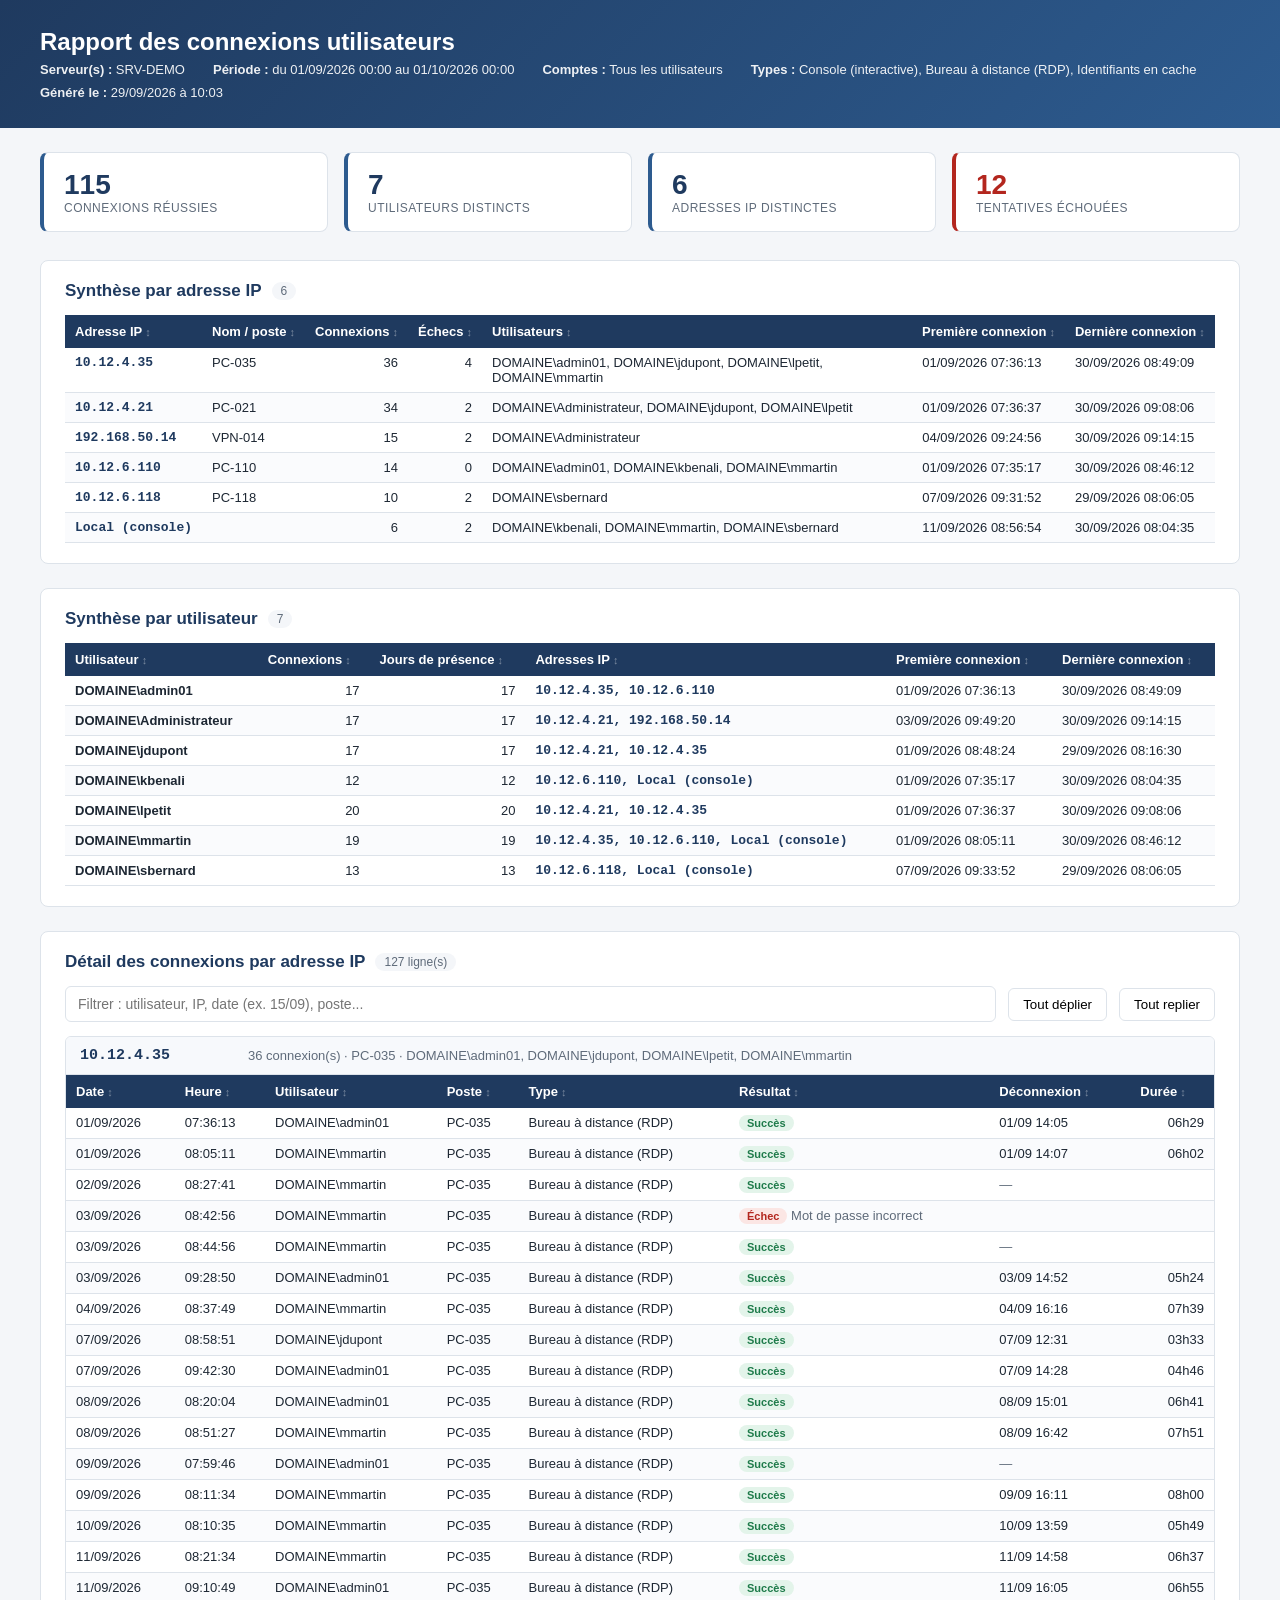
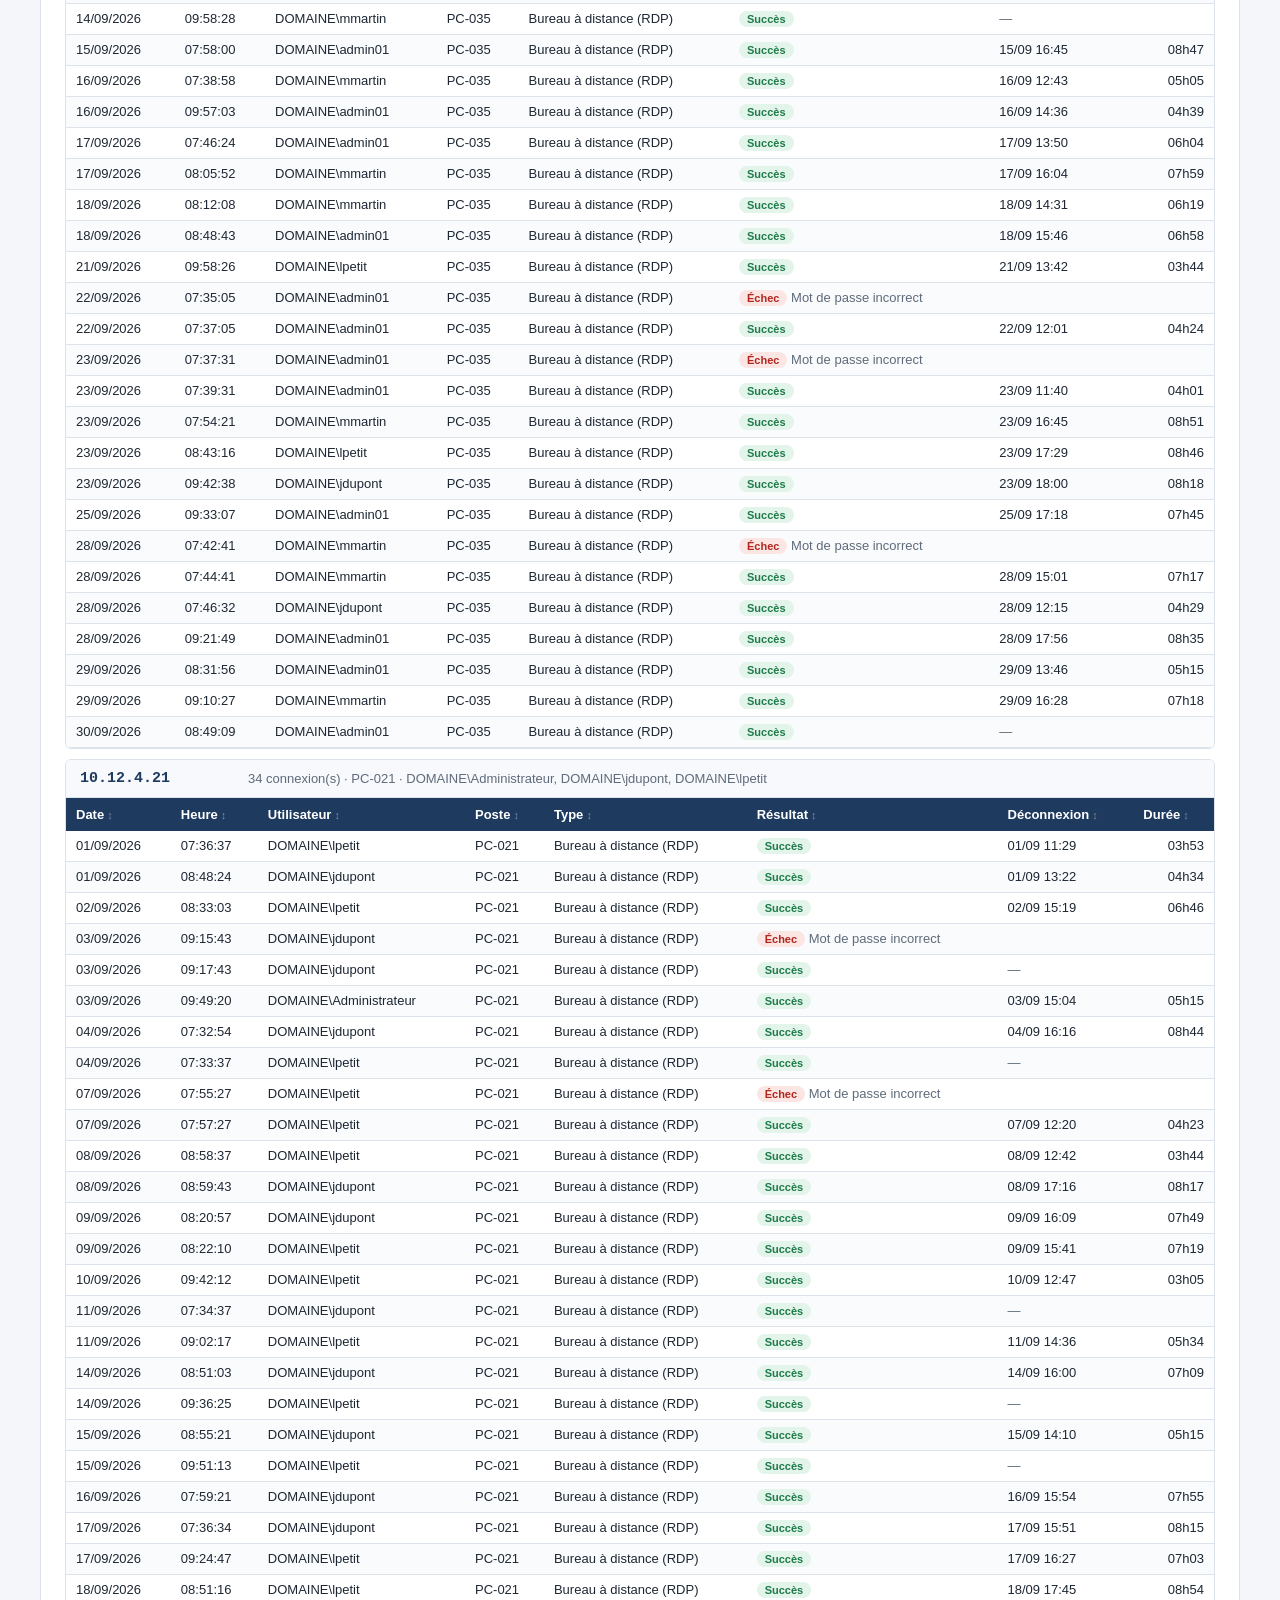
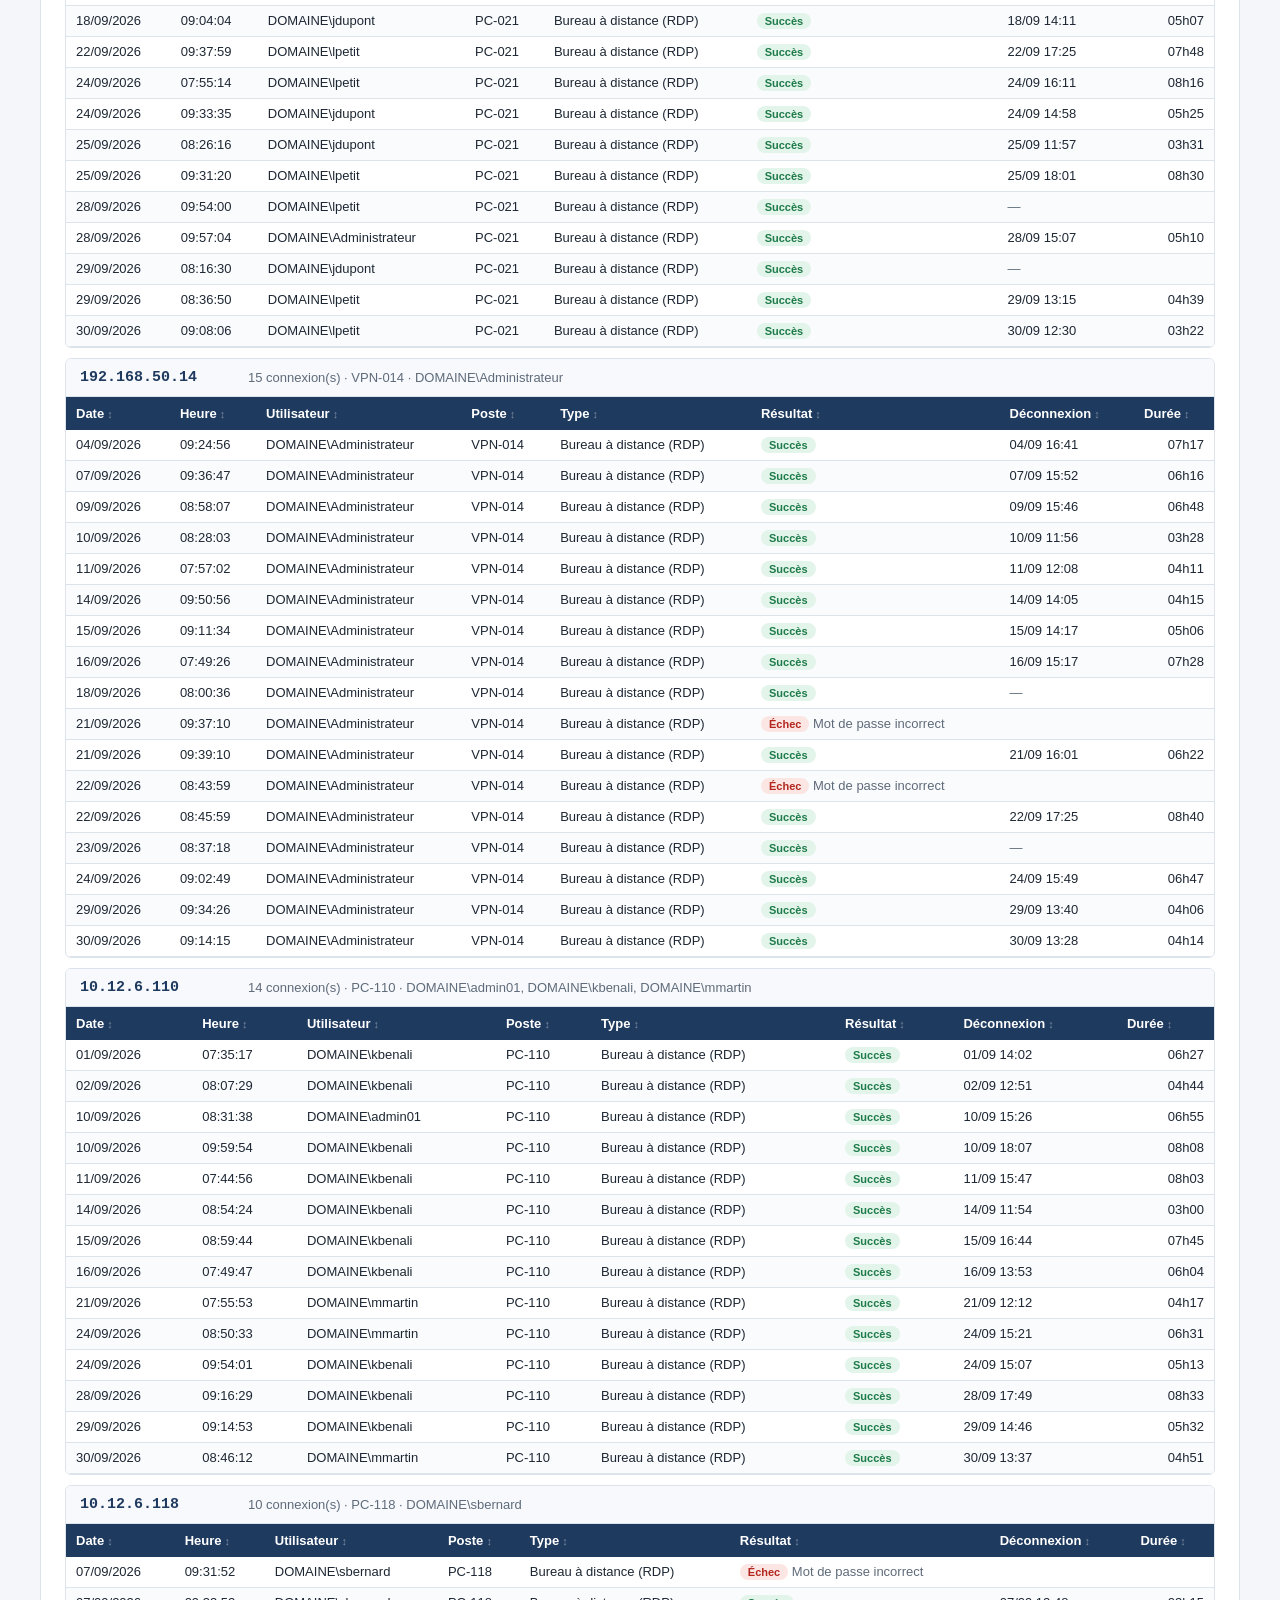
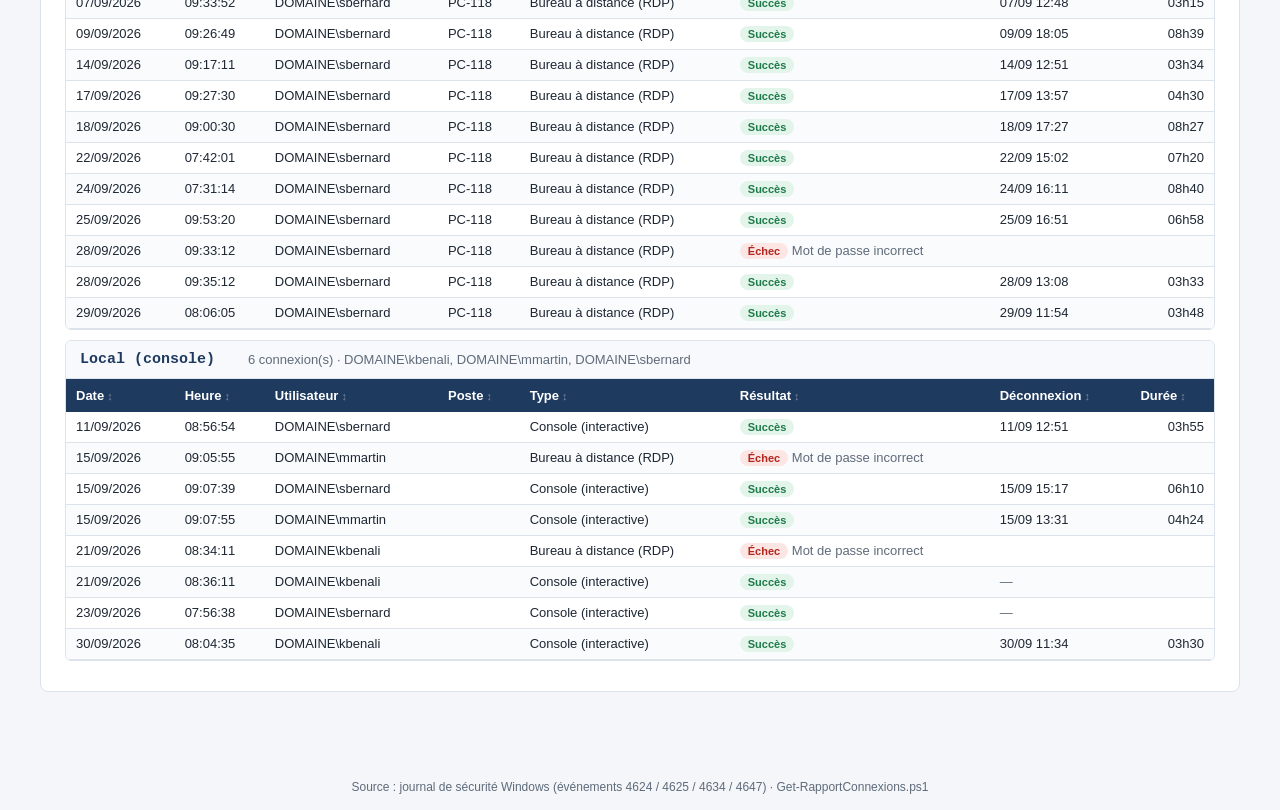
<file: connexions-serveur/exemple/Exemple_rapport_connexions.html>
﻿<!DOCTYPE html>
<html lang="fr">
<head>
<meta charset="utf-8">
<meta name="viewport" content="width=device-width, initial-scale=1">
<title>Rapport des connexions</title>
<style>
:root{--bleu:#1f3a5f;--bleu2:#2d5b8f;--gris:#f4f6f9;--bord:#dde3ea;--texte:#1d2733;--doux:#5f6b7a;--vert:#1e7b4a;--rouge:#b3261e}
*{box-sizing:border-box}
body{margin:0;font-family:"Segoe UI",Calibri,Arial,sans-serif;color:var(--texte);background:var(--gris);font-size:14px}
header{background:linear-gradient(135deg,var(--bleu),var(--bleu2));color:#fff;padding:28px 40px}
header h1{margin:0 0 6px;font-size:24px;font-weight:600}
header .meta{display:flex;flex-wrap:wrap;gap:8px 28px;font-size:13px;opacity:.92}
header .meta b{font-weight:600}
main{max-width:1280px;margin:0 auto;padding:24px 40px 48px}
.kpis{display:grid;grid-template-columns:repeat(auto-fit,minmax(200px,1fr));gap:16px;margin-bottom:28px}
.kpi{background:#fff;border:1px solid var(--bord);border-left:4px solid var(--bleu2);border-radius:8px;padding:16px 20px}
.kpi .v{font-size:28px;font-weight:700;color:var(--bleu)}
.kpi .l{color:var(--doux);font-size:12px;text-transform:uppercase;letter-spacing:.04em}
.kpi.ko{border-left-color:var(--rouge)} .kpi.ko .v{color:var(--rouge)}
section{background:#fff;border:1px solid var(--bord);border-radius:8px;padding:20px 24px;margin-bottom:24px}
h2{margin:0 0 14px;font-size:17px;color:var(--bleu);display:flex;align-items:center;gap:10px}
h2 .n{background:var(--gris);color:var(--doux);font-size:12px;border-radius:10px;padding:2px 9px;font-weight:500}
table{width:100%;border-collapse:collapse;font-size:13px}
th{background:var(--bleu);color:#fff;text-align:left;padding:9px 10px;font-weight:600;cursor:pointer;user-select:none;white-space:nowrap;position:sticky;top:0}
th:after{content:" \2195";opacity:.4;font-size:11px}
th.asc:after{content:" \25B2";opacity:1} th.desc:after{content:" \25BC";opacity:1}
td{padding:7px 10px;border-bottom:1px solid var(--bord);vertical-align:top}
tbody tr:nth-child(even){background:#fafbfd}
tbody tr:hover{background:#eaf1fb}
td.num{text-align:right;font-variant-numeric:tabular-nums}
.ip{white-space:nowrap;font-family:Consolas,"Courier New",monospace;font-weight:600;color:var(--bleu)}
.badge{display:inline-block;padding:2px 8px;border-radius:10px;font-size:11px;font-weight:600}
.ok{background:#e3f4ea;color:var(--vert)} .err{background:#fbe6e4;color:var(--rouge)}
.muted{color:var(--doux)}
.outils{display:flex;gap:12px;align-items:center;margin-bottom:14px;flex-wrap:wrap}
.outils input{flex:1;min-width:240px;padding:9px 12px;border:1px solid var(--bord);border-radius:6px;font-size:14px}
.outils button{padding:8px 14px;border:1px solid var(--bord);background:#fff;border-radius:6px;cursor:pointer}
details{border:1px solid var(--bord);border-radius:6px;margin-bottom:10px;overflow:hidden}
summary{padding:10px 14px;background:#f7f9fc;cursor:pointer;display:flex;gap:18px;flex-wrap:wrap;align-items:center}
summary .ip{font-size:15px;min-width:150px}
summary .info{color:var(--doux);font-size:13px}
details table{border-top:1px solid var(--bord)}
footer{text-align:center;color:var(--doux);font-size:12px;padding:16px}
@media print{body{background:#fff}header{-webkit-print-color-adjust:exact;print-color-adjust:exact}.outils{display:none}section,.kpi{break-inside:avoid;border-color:#ccc}details{break-inside:avoid}th{position:static}}
</style>
</head>
<body>
<header>
  <h1>Rapport des connexions utilisateurs</h1>
  <div class="meta">
    <span><b>Serveur(s) :</b> SRV-DEMO</span>
    <span><b>Période :</b> du 01/09/2026 00:00 au 01/10/2026 00:00</span>
    <span><b>Comptes :</b> Tous les utilisateurs</span>
    <span><b>Types :</b> Console (interactive), Bureau &#224; distance (RDP), Identifiants en cache</span>
    <span><b>Généré le :</b> 29/09/2026 à 10:03</span>
  </div>
</header>
<main>
<div class="kpis">
  <div class="kpi"><div class="v">115</div><div class="l">Connexions réussies</div></div>
  <div class="kpi"><div class="v">7</div><div class="l">Utilisateurs distincts</div></div>
  <div class="kpi"><div class="v">6</div><div class="l">Adresses IP distinctes</div></div>  <div class="kpi ko"><div class="v">12</div><div class="l">Tentatives échouées</div></div>
</div>
<section><h2>Synthèse par adresse IP <span class="n">6</span></h2>
<table class="tri"><thead><tr><th>Adresse IP</th><th>Nom / poste</th><th>Connexions</th><th>Échecs</th><th>Utilisateurs</th><th>Première connexion</th><th>Dernière connexion</th></tr></thead><tbody>
<tr><td class="ip" data-v="010.012.004.035">10.12.4.35</td><td>PC-035</td><td class="num">36</td><td class="num">4</td><td>DOMAINE\admin01, DOMAINE\jdupont, DOMAINE\lpetit, DOMAINE\mmartin</td><td data-v="2026-09-01T07:36:13">01/09/2026 07:36:13</td><td data-v="2026-09-30T08:49:09">30/09/2026 08:49:09</td></tr>
<tr><td class="ip" data-v="010.012.004.021">10.12.4.21</td><td>PC-021</td><td class="num">34</td><td class="num">2</td><td>DOMAINE\Administrateur, DOMAINE\jdupont, DOMAINE\lpetit</td><td data-v="2026-09-01T07:36:37">01/09/2026 07:36:37</td><td data-v="2026-09-30T09:08:06">30/09/2026 09:08:06</td></tr>
<tr><td class="ip" data-v="192.168.050.014">192.168.50.14</td><td>VPN-014</td><td class="num">15</td><td class="num">2</td><td>DOMAINE\Administrateur</td><td data-v="2026-09-04T09:24:56">04/09/2026 09:24:56</td><td data-v="2026-09-30T09:14:15">30/09/2026 09:14:15</td></tr>
<tr><td class="ip" data-v="010.012.006.110">10.12.6.110</td><td>PC-110</td><td class="num">14</td><td class="num">0</td><td>DOMAINE\admin01, DOMAINE\kbenali, DOMAINE\mmartin</td><td data-v="2026-09-01T07:35:17">01/09/2026 07:35:17</td><td data-v="2026-09-30T08:46:12">30/09/2026 08:46:12</td></tr>
<tr><td class="ip" data-v="010.012.006.118">10.12.6.118</td><td>PC-118</td><td class="num">10</td><td class="num">2</td><td>DOMAINE\sbernard</td><td data-v="2026-09-07T09:31:52">07/09/2026 09:31:52</td><td data-v="2026-09-29T08:06:05">29/09/2026 08:06:05</td></tr>
<tr><td class="ip" data-v="zzzLocal (console)">Local (console)</td><td></td><td class="num">6</td><td class="num">2</td><td>DOMAINE\kbenali, DOMAINE\mmartin, DOMAINE\sbernard</td><td data-v="2026-09-11T08:56:54">11/09/2026 08:56:54</td><td data-v="2026-09-30T08:04:35">30/09/2026 08:04:35</td></tr>
</tbody></table></section>
<section><h2>Synthèse par utilisateur <span class="n">7</span></h2>
<table class="tri"><thead><tr><th>Utilisateur</th><th>Connexions</th><th>Jours de présence</th><th>Adresses IP</th><th>Première connexion</th><th>Dernière connexion</th></tr></thead><tbody>
<tr><td><b>DOMAINE\admin01</b></td><td class="num">17</td><td class="num">17</td><td class="ip">10.12.4.35, 10.12.6.110</td><td data-v="2026-09-01T07:36:13">01/09/2026 07:36:13</td><td data-v="2026-09-30T08:49:09">30/09/2026 08:49:09</td></tr>
<tr><td><b>DOMAINE\Administrateur</b></td><td class="num">17</td><td class="num">17</td><td class="ip">10.12.4.21, 192.168.50.14</td><td data-v="2026-09-03T09:49:20">03/09/2026 09:49:20</td><td data-v="2026-09-30T09:14:15">30/09/2026 09:14:15</td></tr>
<tr><td><b>DOMAINE\jdupont</b></td><td class="num">17</td><td class="num">17</td><td class="ip">10.12.4.21, 10.12.4.35</td><td data-v="2026-09-01T08:48:24">01/09/2026 08:48:24</td><td data-v="2026-09-29T08:16:30">29/09/2026 08:16:30</td></tr>
<tr><td><b>DOMAINE\kbenali</b></td><td class="num">12</td><td class="num">12</td><td class="ip">10.12.6.110, Local (console)</td><td data-v="2026-09-01T07:35:17">01/09/2026 07:35:17</td><td data-v="2026-09-30T08:04:35">30/09/2026 08:04:35</td></tr>
<tr><td><b>DOMAINE\lpetit</b></td><td class="num">20</td><td class="num">20</td><td class="ip">10.12.4.21, 10.12.4.35</td><td data-v="2026-09-01T07:36:37">01/09/2026 07:36:37</td><td data-v="2026-09-30T09:08:06">30/09/2026 09:08:06</td></tr>
<tr><td><b>DOMAINE\mmartin</b></td><td class="num">19</td><td class="num">19</td><td class="ip">10.12.4.35, 10.12.6.110, Local (console)</td><td data-v="2026-09-01T08:05:11">01/09/2026 08:05:11</td><td data-v="2026-09-30T08:46:12">30/09/2026 08:46:12</td></tr>
<tr><td><b>DOMAINE\sbernard</b></td><td class="num">13</td><td class="num">13</td><td class="ip">10.12.6.118, Local (console)</td><td data-v="2026-09-07T09:33:52">07/09/2026 09:33:52</td><td data-v="2026-09-29T08:06:05">29/09/2026 08:06:05</td></tr>
</tbody></table></section>
<section><h2>Détail des connexions par adresse IP <span class="n">127 ligne(s)</span></h2>
<div class="outils"><input id="recherche" type="search" placeholder="Filtrer : utilisateur, IP, date (ex. 15/09), poste..."><button onclick="basculer(true)">Tout déplier</button><button onclick="basculer(false)">Tout replier</button></div>
<div id="detail"><details open><summary><span class="ip">10.12.4.35</span><span class="info">36 connexion(s) &middot; PC-035 &middot; DOMAINE\admin01, DOMAINE\jdupont, DOMAINE\lpetit, DOMAINE\mmartin</span></summary>
<table class="tri"><thead><tr><th>Date</th><th>Heure</th><th>Utilisateur</th><th>Poste</th><th>Type</th><th>Résultat</th><th>Déconnexion</th><th>Durée</th></tr></thead><tbody><tr><td data-v="2026-09-01T07:36:13">01/09/2026</td><td>07:36:13</td><td>DOMAINE\admin01</td><td>PC-035</td><td>Bureau &#224; distance (RDP)</td><td><span class="badge ok">Succès</span></td><td>01/09 14:05</td><td class="num" data-v="23340">06h29</td></tr>
<tr><td data-v="2026-09-01T08:05:11">01/09/2026</td><td>08:05:11</td><td>DOMAINE\mmartin</td><td>PC-035</td><td>Bureau &#224; distance (RDP)</td><td><span class="badge ok">Succès</span></td><td>01/09 14:07</td><td class="num" data-v="21720">06h02</td></tr>
<tr><td data-v="2026-09-02T08:27:41">02/09/2026</td><td>08:27:41</td><td>DOMAINE\mmartin</td><td>PC-035</td><td>Bureau &#224; distance (RDP)</td><td><span class="badge ok">Succès</span></td><td><span class="muted">—</span></td><td class="num" data-v="-1"></td></tr>
<tr><td data-v="2026-09-03T08:42:56">03/09/2026</td><td>08:42:56</td><td>DOMAINE\mmartin</td><td>PC-035</td><td>Bureau &#224; distance (RDP)</td><td><span class="badge err" title="Mot de passe incorrect">Échec</span> <span class="muted">Mot de passe incorrect</span></td><td></td><td class="num" data-v="-1"></td></tr>
<tr><td data-v="2026-09-03T08:44:56">03/09/2026</td><td>08:44:56</td><td>DOMAINE\mmartin</td><td>PC-035</td><td>Bureau &#224; distance (RDP)</td><td><span class="badge ok">Succès</span></td><td><span class="muted">—</span></td><td class="num" data-v="-1"></td></tr>
<tr><td data-v="2026-09-03T09:28:50">03/09/2026</td><td>09:28:50</td><td>DOMAINE\admin01</td><td>PC-035</td><td>Bureau &#224; distance (RDP)</td><td><span class="badge ok">Succès</span></td><td>03/09 14:52</td><td class="num" data-v="19440">05h24</td></tr>
<tr><td data-v="2026-09-04T08:37:49">04/09/2026</td><td>08:37:49</td><td>DOMAINE\mmartin</td><td>PC-035</td><td>Bureau &#224; distance (RDP)</td><td><span class="badge ok">Succès</span></td><td>04/09 16:16</td><td class="num" data-v="27540">07h39</td></tr>
<tr><td data-v="2026-09-07T08:58:51">07/09/2026</td><td>08:58:51</td><td>DOMAINE\jdupont</td><td>PC-035</td><td>Bureau &#224; distance (RDP)</td><td><span class="badge ok">Succès</span></td><td>07/09 12:31</td><td class="num" data-v="12780">03h33</td></tr>
<tr><td data-v="2026-09-07T09:42:30">07/09/2026</td><td>09:42:30</td><td>DOMAINE\admin01</td><td>PC-035</td><td>Bureau &#224; distance (RDP)</td><td><span class="badge ok">Succès</span></td><td>07/09 14:28</td><td class="num" data-v="17160">04h46</td></tr>
<tr><td data-v="2026-09-08T08:20:04">08/09/2026</td><td>08:20:04</td><td>DOMAINE\admin01</td><td>PC-035</td><td>Bureau &#224; distance (RDP)</td><td><span class="badge ok">Succès</span></td><td>08/09 15:01</td><td class="num" data-v="24060">06h41</td></tr>
<tr><td data-v="2026-09-08T08:51:27">08/09/2026</td><td>08:51:27</td><td>DOMAINE\mmartin</td><td>PC-035</td><td>Bureau &#224; distance (RDP)</td><td><span class="badge ok">Succès</span></td><td>08/09 16:42</td><td class="num" data-v="28260">07h51</td></tr>
<tr><td data-v="2026-09-09T07:59:46">09/09/2026</td><td>07:59:46</td><td>DOMAINE\admin01</td><td>PC-035</td><td>Bureau &#224; distance (RDP)</td><td><span class="badge ok">Succès</span></td><td><span class="muted">—</span></td><td class="num" data-v="-1"></td></tr>
<tr><td data-v="2026-09-09T08:11:34">09/09/2026</td><td>08:11:34</td><td>DOMAINE\mmartin</td><td>PC-035</td><td>Bureau &#224; distance (RDP)</td><td><span class="badge ok">Succès</span></td><td>09/09 16:11</td><td class="num" data-v="28800">08h00</td></tr>
<tr><td data-v="2026-09-10T08:10:35">10/09/2026</td><td>08:10:35</td><td>DOMAINE\mmartin</td><td>PC-035</td><td>Bureau &#224; distance (RDP)</td><td><span class="badge ok">Succès</span></td><td>10/09 13:59</td><td class="num" data-v="20940">05h49</td></tr>
<tr><td data-v="2026-09-11T08:21:34">11/09/2026</td><td>08:21:34</td><td>DOMAINE\mmartin</td><td>PC-035</td><td>Bureau &#224; distance (RDP)</td><td><span class="badge ok">Succès</span></td><td>11/09 14:58</td><td class="num" data-v="23820">06h37</td></tr>
<tr><td data-v="2026-09-11T09:10:49">11/09/2026</td><td>09:10:49</td><td>DOMAINE\admin01</td><td>PC-035</td><td>Bureau &#224; distance (RDP)</td><td><span class="badge ok">Succès</span></td><td>11/09 16:05</td><td class="num" data-v="24900">06h55</td></tr>
<tr><td data-v="2026-09-14T09:58:28">14/09/2026</td><td>09:58:28</td><td>DOMAINE\mmartin</td><td>PC-035</td><td>Bureau &#224; distance (RDP)</td><td><span class="badge ok">Succès</span></td><td><span class="muted">—</span></td><td class="num" data-v="-1"></td></tr>
<tr><td data-v="2026-09-15T07:58:00">15/09/2026</td><td>07:58:00</td><td>DOMAINE\admin01</td><td>PC-035</td><td>Bureau &#224; distance (RDP)</td><td><span class="badge ok">Succès</span></td><td>15/09 16:45</td><td class="num" data-v="31620">08h47</td></tr>
<tr><td data-v="2026-09-16T07:38:58">16/09/2026</td><td>07:38:58</td><td>DOMAINE\mmartin</td><td>PC-035</td><td>Bureau &#224; distance (RDP)</td><td><span class="badge ok">Succès</span></td><td>16/09 12:43</td><td class="num" data-v="18300">05h05</td></tr>
<tr><td data-v="2026-09-16T09:57:03">16/09/2026</td><td>09:57:03</td><td>DOMAINE\admin01</td><td>PC-035</td><td>Bureau &#224; distance (RDP)</td><td><span class="badge ok">Succès</span></td><td>16/09 14:36</td><td class="num" data-v="16740">04h39</td></tr>
<tr><td data-v="2026-09-17T07:46:24">17/09/2026</td><td>07:46:24</td><td>DOMAINE\admin01</td><td>PC-035</td><td>Bureau &#224; distance (RDP)</td><td><span class="badge ok">Succès</span></td><td>17/09 13:50</td><td class="num" data-v="21840">06h04</td></tr>
<tr><td data-v="2026-09-17T08:05:52">17/09/2026</td><td>08:05:52</td><td>DOMAINE\mmartin</td><td>PC-035</td><td>Bureau &#224; distance (RDP)</td><td><span class="badge ok">Succès</span></td><td>17/09 16:04</td><td class="num" data-v="28740">07h59</td></tr>
<tr><td data-v="2026-09-18T08:12:08">18/09/2026</td><td>08:12:08</td><td>DOMAINE\mmartin</td><td>PC-035</td><td>Bureau &#224; distance (RDP)</td><td><span class="badge ok">Succès</span></td><td>18/09 14:31</td><td class="num" data-v="22740">06h19</td></tr>
<tr><td data-v="2026-09-18T08:48:43">18/09/2026</td><td>08:48:43</td><td>DOMAINE\admin01</td><td>PC-035</td><td>Bureau &#224; distance (RDP)</td><td><span class="badge ok">Succès</span></td><td>18/09 15:46</td><td class="num" data-v="25080">06h58</td></tr>
<tr><td data-v="2026-09-21T09:58:26">21/09/2026</td><td>09:58:26</td><td>DOMAINE\lpetit</td><td>PC-035</td><td>Bureau &#224; distance (RDP)</td><td><span class="badge ok">Succès</span></td><td>21/09 13:42</td><td class="num" data-v="13440">03h44</td></tr>
<tr><td data-v="2026-09-22T07:35:05">22/09/2026</td><td>07:35:05</td><td>DOMAINE\admin01</td><td>PC-035</td><td>Bureau &#224; distance (RDP)</td><td><span class="badge err" title="Mot de passe incorrect">Échec</span> <span class="muted">Mot de passe incorrect</span></td><td></td><td class="num" data-v="-1"></td></tr>
<tr><td data-v="2026-09-22T07:37:05">22/09/2026</td><td>07:37:05</td><td>DOMAINE\admin01</td><td>PC-035</td><td>Bureau &#224; distance (RDP)</td><td><span class="badge ok">Succès</span></td><td>22/09 12:01</td><td class="num" data-v="15840">04h24</td></tr>
<tr><td data-v="2026-09-23T07:37:31">23/09/2026</td><td>07:37:31</td><td>DOMAINE\admin01</td><td>PC-035</td><td>Bureau &#224; distance (RDP)</td><td><span class="badge err" title="Mot de passe incorrect">Échec</span> <span class="muted">Mot de passe incorrect</span></td><td></td><td class="num" data-v="-1"></td></tr>
<tr><td data-v="2026-09-23T07:39:31">23/09/2026</td><td>07:39:31</td><td>DOMAINE\admin01</td><td>PC-035</td><td>Bureau &#224; distance (RDP)</td><td><span class="badge ok">Succès</span></td><td>23/09 11:40</td><td class="num" data-v="14460">04h01</td></tr>
<tr><td data-v="2026-09-23T07:54:21">23/09/2026</td><td>07:54:21</td><td>DOMAINE\mmartin</td><td>PC-035</td><td>Bureau &#224; distance (RDP)</td><td><span class="badge ok">Succès</span></td><td>23/09 16:45</td><td class="num" data-v="31860">08h51</td></tr>
<tr><td data-v="2026-09-23T08:43:16">23/09/2026</td><td>08:43:16</td><td>DOMAINE\lpetit</td><td>PC-035</td><td>Bureau &#224; distance (RDP)</td><td><span class="badge ok">Succès</span></td><td>23/09 17:29</td><td class="num" data-v="31560">08h46</td></tr>
<tr><td data-v="2026-09-23T09:42:38">23/09/2026</td><td>09:42:38</td><td>DOMAINE\jdupont</td><td>PC-035</td><td>Bureau &#224; distance (RDP)</td><td><span class="badge ok">Succès</span></td><td>23/09 18:00</td><td class="num" data-v="29880">08h18</td></tr>
<tr><td data-v="2026-09-25T09:33:07">25/09/2026</td><td>09:33:07</td><td>DOMAINE\admin01</td><td>PC-035</td><td>Bureau &#224; distance (RDP)</td><td><span class="badge ok">Succès</span></td><td>25/09 17:18</td><td class="num" data-v="27900">07h45</td></tr>
<tr><td data-v="2026-09-28T07:42:41">28/09/2026</td><td>07:42:41</td><td>DOMAINE\mmartin</td><td>PC-035</td><td>Bureau &#224; distance (RDP)</td><td><span class="badge err" title="Mot de passe incorrect">Échec</span> <span class="muted">Mot de passe incorrect</span></td><td></td><td class="num" data-v="-1"></td></tr>
<tr><td data-v="2026-09-28T07:44:41">28/09/2026</td><td>07:44:41</td><td>DOMAINE\mmartin</td><td>PC-035</td><td>Bureau &#224; distance (RDP)</td><td><span class="badge ok">Succès</span></td><td>28/09 15:01</td><td class="num" data-v="26220">07h17</td></tr>
<tr><td data-v="2026-09-28T07:46:32">28/09/2026</td><td>07:46:32</td><td>DOMAINE\jdupont</td><td>PC-035</td><td>Bureau &#224; distance (RDP)</td><td><span class="badge ok">Succès</span></td><td>28/09 12:15</td><td class="num" data-v="16140">04h29</td></tr>
<tr><td data-v="2026-09-28T09:21:49">28/09/2026</td><td>09:21:49</td><td>DOMAINE\admin01</td><td>PC-035</td><td>Bureau &#224; distance (RDP)</td><td><span class="badge ok">Succès</span></td><td>28/09 17:56</td><td class="num" data-v="30900">08h35</td></tr>
<tr><td data-v="2026-09-29T08:31:56">29/09/2026</td><td>08:31:56</td><td>DOMAINE\admin01</td><td>PC-035</td><td>Bureau &#224; distance (RDP)</td><td><span class="badge ok">Succès</span></td><td>29/09 13:46</td><td class="num" data-v="18900">05h15</td></tr>
<tr><td data-v="2026-09-29T09:10:27">29/09/2026</td><td>09:10:27</td><td>DOMAINE\mmartin</td><td>PC-035</td><td>Bureau &#224; distance (RDP)</td><td><span class="badge ok">Succès</span></td><td>29/09 16:28</td><td class="num" data-v="26280">07h18</td></tr>
<tr><td data-v="2026-09-30T08:49:09">30/09/2026</td><td>08:49:09</td><td>DOMAINE\admin01</td><td>PC-035</td><td>Bureau &#224; distance (RDP)</td><td><span class="badge ok">Succès</span></td><td><span class="muted">—</span></td><td class="num" data-v="-1"></td></tr>
</tbody></table></details>
<details open><summary><span class="ip">10.12.4.21</span><span class="info">34 connexion(s) &middot; PC-021 &middot; DOMAINE\Administrateur, DOMAINE\jdupont, DOMAINE\lpetit</span></summary>
<table class="tri"><thead><tr><th>Date</th><th>Heure</th><th>Utilisateur</th><th>Poste</th><th>Type</th><th>Résultat</th><th>Déconnexion</th><th>Durée</th></tr></thead><tbody><tr><td data-v="2026-09-01T07:36:37">01/09/2026</td><td>07:36:37</td><td>DOMAINE\lpetit</td><td>PC-021</td><td>Bureau &#224; distance (RDP)</td><td><span class="badge ok">Succès</span></td><td>01/09 11:29</td><td class="num" data-v="13980">03h53</td></tr>
<tr><td data-v="2026-09-01T08:48:24">01/09/2026</td><td>08:48:24</td><td>DOMAINE\jdupont</td><td>PC-021</td><td>Bureau &#224; distance (RDP)</td><td><span class="badge ok">Succès</span></td><td>01/09 13:22</td><td class="num" data-v="16440">04h34</td></tr>
<tr><td data-v="2026-09-02T08:33:03">02/09/2026</td><td>08:33:03</td><td>DOMAINE\lpetit</td><td>PC-021</td><td>Bureau &#224; distance (RDP)</td><td><span class="badge ok">Succès</span></td><td>02/09 15:19</td><td class="num" data-v="24360">06h46</td></tr>
<tr><td data-v="2026-09-03T09:15:43">03/09/2026</td><td>09:15:43</td><td>DOMAINE\jdupont</td><td>PC-021</td><td>Bureau &#224; distance (RDP)</td><td><span class="badge err" title="Mot de passe incorrect">Échec</span> <span class="muted">Mot de passe incorrect</span></td><td></td><td class="num" data-v="-1"></td></tr>
<tr><td data-v="2026-09-03T09:17:43">03/09/2026</td><td>09:17:43</td><td>DOMAINE\jdupont</td><td>PC-021</td><td>Bureau &#224; distance (RDP)</td><td><span class="badge ok">Succès</span></td><td><span class="muted">—</span></td><td class="num" data-v="-1"></td></tr>
<tr><td data-v="2026-09-03T09:49:20">03/09/2026</td><td>09:49:20</td><td>DOMAINE\Administrateur</td><td>PC-021</td><td>Bureau &#224; distance (RDP)</td><td><span class="badge ok">Succès</span></td><td>03/09 15:04</td><td class="num" data-v="18900">05h15</td></tr>
<tr><td data-v="2026-09-04T07:32:54">04/09/2026</td><td>07:32:54</td><td>DOMAINE\jdupont</td><td>PC-021</td><td>Bureau &#224; distance (RDP)</td><td><span class="badge ok">Succès</span></td><td>04/09 16:16</td><td class="num" data-v="31440">08h44</td></tr>
<tr><td data-v="2026-09-04T07:33:37">04/09/2026</td><td>07:33:37</td><td>DOMAINE\lpetit</td><td>PC-021</td><td>Bureau &#224; distance (RDP)</td><td><span class="badge ok">Succès</span></td><td><span class="muted">—</span></td><td class="num" data-v="-1"></td></tr>
<tr><td data-v="2026-09-07T07:55:27">07/09/2026</td><td>07:55:27</td><td>DOMAINE\lpetit</td><td>PC-021</td><td>Bureau &#224; distance (RDP)</td><td><span class="badge err" title="Mot de passe incorrect">Échec</span> <span class="muted">Mot de passe incorrect</span></td><td></td><td class="num" data-v="-1"></td></tr>
<tr><td data-v="2026-09-07T07:57:27">07/09/2026</td><td>07:57:27</td><td>DOMAINE\lpetit</td><td>PC-021</td><td>Bureau &#224; distance (RDP)</td><td><span class="badge ok">Succès</span></td><td>07/09 12:20</td><td class="num" data-v="15780">04h23</td></tr>
<tr><td data-v="2026-09-08T08:58:37">08/09/2026</td><td>08:58:37</td><td>DOMAINE\lpetit</td><td>PC-021</td><td>Bureau &#224; distance (RDP)</td><td><span class="badge ok">Succès</span></td><td>08/09 12:42</td><td class="num" data-v="13440">03h44</td></tr>
<tr><td data-v="2026-09-08T08:59:43">08/09/2026</td><td>08:59:43</td><td>DOMAINE\jdupont</td><td>PC-021</td><td>Bureau &#224; distance (RDP)</td><td><span class="badge ok">Succès</span></td><td>08/09 17:16</td><td class="num" data-v="29820">08h17</td></tr>
<tr><td data-v="2026-09-09T08:20:57">09/09/2026</td><td>08:20:57</td><td>DOMAINE\jdupont</td><td>PC-021</td><td>Bureau &#224; distance (RDP)</td><td><span class="badge ok">Succès</span></td><td>09/09 16:09</td><td class="num" data-v="28140">07h49</td></tr>
<tr><td data-v="2026-09-09T08:22:10">09/09/2026</td><td>08:22:10</td><td>DOMAINE\lpetit</td><td>PC-021</td><td>Bureau &#224; distance (RDP)</td><td><span class="badge ok">Succès</span></td><td>09/09 15:41</td><td class="num" data-v="26340">07h19</td></tr>
<tr><td data-v="2026-09-10T09:42:12">10/09/2026</td><td>09:42:12</td><td>DOMAINE\lpetit</td><td>PC-021</td><td>Bureau &#224; distance (RDP)</td><td><span class="badge ok">Succès</span></td><td>10/09 12:47</td><td class="num" data-v="11100">03h05</td></tr>
<tr><td data-v="2026-09-11T07:34:37">11/09/2026</td><td>07:34:37</td><td>DOMAINE\jdupont</td><td>PC-021</td><td>Bureau &#224; distance (RDP)</td><td><span class="badge ok">Succès</span></td><td><span class="muted">—</span></td><td class="num" data-v="-1"></td></tr>
<tr><td data-v="2026-09-11T09:02:17">11/09/2026</td><td>09:02:17</td><td>DOMAINE\lpetit</td><td>PC-021</td><td>Bureau &#224; distance (RDP)</td><td><span class="badge ok">Succès</span></td><td>11/09 14:36</td><td class="num" data-v="20040">05h34</td></tr>
<tr><td data-v="2026-09-14T08:51:03">14/09/2026</td><td>08:51:03</td><td>DOMAINE\jdupont</td><td>PC-021</td><td>Bureau &#224; distance (RDP)</td><td><span class="badge ok">Succès</span></td><td>14/09 16:00</td><td class="num" data-v="25740">07h09</td></tr>
<tr><td data-v="2026-09-14T09:36:25">14/09/2026</td><td>09:36:25</td><td>DOMAINE\lpetit</td><td>PC-021</td><td>Bureau &#224; distance (RDP)</td><td><span class="badge ok">Succès</span></td><td><span class="muted">—</span></td><td class="num" data-v="-1"></td></tr>
<tr><td data-v="2026-09-15T08:55:21">15/09/2026</td><td>08:55:21</td><td>DOMAINE\jdupont</td><td>PC-021</td><td>Bureau &#224; distance (RDP)</td><td><span class="badge ok">Succès</span></td><td>15/09 14:10</td><td class="num" data-v="18900">05h15</td></tr>
<tr><td data-v="2026-09-15T09:51:13">15/09/2026</td><td>09:51:13</td><td>DOMAINE\lpetit</td><td>PC-021</td><td>Bureau &#224; distance (RDP)</td><td><span class="badge ok">Succès</span></td><td><span class="muted">—</span></td><td class="num" data-v="-1"></td></tr>
<tr><td data-v="2026-09-16T07:59:21">16/09/2026</td><td>07:59:21</td><td>DOMAINE\jdupont</td><td>PC-021</td><td>Bureau &#224; distance (RDP)</td><td><span class="badge ok">Succès</span></td><td>16/09 15:54</td><td class="num" data-v="28500">07h55</td></tr>
<tr><td data-v="2026-09-17T07:36:34">17/09/2026</td><td>07:36:34</td><td>DOMAINE\jdupont</td><td>PC-021</td><td>Bureau &#224; distance (RDP)</td><td><span class="badge ok">Succès</span></td><td>17/09 15:51</td><td class="num" data-v="29700">08h15</td></tr>
<tr><td data-v="2026-09-17T09:24:47">17/09/2026</td><td>09:24:47</td><td>DOMAINE\lpetit</td><td>PC-021</td><td>Bureau &#224; distance (RDP)</td><td><span class="badge ok">Succès</span></td><td>17/09 16:27</td><td class="num" data-v="25380">07h03</td></tr>
<tr><td data-v="2026-09-18T08:51:16">18/09/2026</td><td>08:51:16</td><td>DOMAINE\lpetit</td><td>PC-021</td><td>Bureau &#224; distance (RDP)</td><td><span class="badge ok">Succès</span></td><td>18/09 17:45</td><td class="num" data-v="32040">08h54</td></tr>
<tr><td data-v="2026-09-18T09:04:04">18/09/2026</td><td>09:04:04</td><td>DOMAINE\jdupont</td><td>PC-021</td><td>Bureau &#224; distance (RDP)</td><td><span class="badge ok">Succès</span></td><td>18/09 14:11</td><td class="num" data-v="18420">05h07</td></tr>
<tr><td data-v="2026-09-22T09:37:59">22/09/2026</td><td>09:37:59</td><td>DOMAINE\lpetit</td><td>PC-021</td><td>Bureau &#224; distance (RDP)</td><td><span class="badge ok">Succès</span></td><td>22/09 17:25</td><td class="num" data-v="28080">07h48</td></tr>
<tr><td data-v="2026-09-24T07:55:14">24/09/2026</td><td>07:55:14</td><td>DOMAINE\lpetit</td><td>PC-021</td><td>Bureau &#224; distance (RDP)</td><td><span class="badge ok">Succès</span></td><td>24/09 16:11</td><td class="num" data-v="29760">08h16</td></tr>
<tr><td data-v="2026-09-24T09:33:35">24/09/2026</td><td>09:33:35</td><td>DOMAINE\jdupont</td><td>PC-021</td><td>Bureau &#224; distance (RDP)</td><td><span class="badge ok">Succès</span></td><td>24/09 14:58</td><td class="num" data-v="19500">05h25</td></tr>
<tr><td data-v="2026-09-25T08:26:16">25/09/2026</td><td>08:26:16</td><td>DOMAINE\jdupont</td><td>PC-021</td><td>Bureau &#224; distance (RDP)</td><td><span class="badge ok">Succès</span></td><td>25/09 11:57</td><td class="num" data-v="12660">03h31</td></tr>
<tr><td data-v="2026-09-25T09:31:20">25/09/2026</td><td>09:31:20</td><td>DOMAINE\lpetit</td><td>PC-021</td><td>Bureau &#224; distance (RDP)</td><td><span class="badge ok">Succès</span></td><td>25/09 18:01</td><td class="num" data-v="30600">08h30</td></tr>
<tr><td data-v="2026-09-28T09:54:00">28/09/2026</td><td>09:54:00</td><td>DOMAINE\lpetit</td><td>PC-021</td><td>Bureau &#224; distance (RDP)</td><td><span class="badge ok">Succès</span></td><td><span class="muted">—</span></td><td class="num" data-v="-1"></td></tr>
<tr><td data-v="2026-09-28T09:57:04">28/09/2026</td><td>09:57:04</td><td>DOMAINE\Administrateur</td><td>PC-021</td><td>Bureau &#224; distance (RDP)</td><td><span class="badge ok">Succès</span></td><td>28/09 15:07</td><td class="num" data-v="18600">05h10</td></tr>
<tr><td data-v="2026-09-29T08:16:30">29/09/2026</td><td>08:16:30</td><td>DOMAINE\jdupont</td><td>PC-021</td><td>Bureau &#224; distance (RDP)</td><td><span class="badge ok">Succès</span></td><td><span class="muted">—</span></td><td class="num" data-v="-1"></td></tr>
<tr><td data-v="2026-09-29T08:36:50">29/09/2026</td><td>08:36:50</td><td>DOMAINE\lpetit</td><td>PC-021</td><td>Bureau &#224; distance (RDP)</td><td><span class="badge ok">Succès</span></td><td>29/09 13:15</td><td class="num" data-v="16740">04h39</td></tr>
<tr><td data-v="2026-09-30T09:08:06">30/09/2026</td><td>09:08:06</td><td>DOMAINE\lpetit</td><td>PC-021</td><td>Bureau &#224; distance (RDP)</td><td><span class="badge ok">Succès</span></td><td>30/09 12:30</td><td class="num" data-v="12120">03h22</td></tr>
</tbody></table></details>
<details open><summary><span class="ip">192.168.50.14</span><span class="info">15 connexion(s) &middot; VPN-014 &middot; DOMAINE\Administrateur</span></summary>
<table class="tri"><thead><tr><th>Date</th><th>Heure</th><th>Utilisateur</th><th>Poste</th><th>Type</th><th>Résultat</th><th>Déconnexion</th><th>Durée</th></tr></thead><tbody><tr><td data-v="2026-09-04T09:24:56">04/09/2026</td><td>09:24:56</td><td>DOMAINE\Administrateur</td><td>VPN-014</td><td>Bureau &#224; distance (RDP)</td><td><span class="badge ok">Succès</span></td><td>04/09 16:41</td><td class="num" data-v="26220">07h17</td></tr>
<tr><td data-v="2026-09-07T09:36:47">07/09/2026</td><td>09:36:47</td><td>DOMAINE\Administrateur</td><td>VPN-014</td><td>Bureau &#224; distance (RDP)</td><td><span class="badge ok">Succès</span></td><td>07/09 15:52</td><td class="num" data-v="22560">06h16</td></tr>
<tr><td data-v="2026-09-09T08:58:07">09/09/2026</td><td>08:58:07</td><td>DOMAINE\Administrateur</td><td>VPN-014</td><td>Bureau &#224; distance (RDP)</td><td><span class="badge ok">Succès</span></td><td>09/09 15:46</td><td class="num" data-v="24480">06h48</td></tr>
<tr><td data-v="2026-09-10T08:28:03">10/09/2026</td><td>08:28:03</td><td>DOMAINE\Administrateur</td><td>VPN-014</td><td>Bureau &#224; distance (RDP)</td><td><span class="badge ok">Succès</span></td><td>10/09 11:56</td><td class="num" data-v="12480">03h28</td></tr>
<tr><td data-v="2026-09-11T07:57:02">11/09/2026</td><td>07:57:02</td><td>DOMAINE\Administrateur</td><td>VPN-014</td><td>Bureau &#224; distance (RDP)</td><td><span class="badge ok">Succès</span></td><td>11/09 12:08</td><td class="num" data-v="15060">04h11</td></tr>
<tr><td data-v="2026-09-14T09:50:56">14/09/2026</td><td>09:50:56</td><td>DOMAINE\Administrateur</td><td>VPN-014</td><td>Bureau &#224; distance (RDP)</td><td><span class="badge ok">Succès</span></td><td>14/09 14:05</td><td class="num" data-v="15300">04h15</td></tr>
<tr><td data-v="2026-09-15T09:11:34">15/09/2026</td><td>09:11:34</td><td>DOMAINE\Administrateur</td><td>VPN-014</td><td>Bureau &#224; distance (RDP)</td><td><span class="badge ok">Succès</span></td><td>15/09 14:17</td><td class="num" data-v="18360">05h06</td></tr>
<tr><td data-v="2026-09-16T07:49:26">16/09/2026</td><td>07:49:26</td><td>DOMAINE\Administrateur</td><td>VPN-014</td><td>Bureau &#224; distance (RDP)</td><td><span class="badge ok">Succès</span></td><td>16/09 15:17</td><td class="num" data-v="26880">07h28</td></tr>
<tr><td data-v="2026-09-18T08:00:36">18/09/2026</td><td>08:00:36</td><td>DOMAINE\Administrateur</td><td>VPN-014</td><td>Bureau &#224; distance (RDP)</td><td><span class="badge ok">Succès</span></td><td><span class="muted">—</span></td><td class="num" data-v="-1"></td></tr>
<tr><td data-v="2026-09-21T09:37:10">21/09/2026</td><td>09:37:10</td><td>DOMAINE\Administrateur</td><td>VPN-014</td><td>Bureau &#224; distance (RDP)</td><td><span class="badge err" title="Mot de passe incorrect">Échec</span> <span class="muted">Mot de passe incorrect</span></td><td></td><td class="num" data-v="-1"></td></tr>
<tr><td data-v="2026-09-21T09:39:10">21/09/2026</td><td>09:39:10</td><td>DOMAINE\Administrateur</td><td>VPN-014</td><td>Bureau &#224; distance (RDP)</td><td><span class="badge ok">Succès</span></td><td>21/09 16:01</td><td class="num" data-v="22920">06h22</td></tr>
<tr><td data-v="2026-09-22T08:43:59">22/09/2026</td><td>08:43:59</td><td>DOMAINE\Administrateur</td><td>VPN-014</td><td>Bureau &#224; distance (RDP)</td><td><span class="badge err" title="Mot de passe incorrect">Échec</span> <span class="muted">Mot de passe incorrect</span></td><td></td><td class="num" data-v="-1"></td></tr>
<tr><td data-v="2026-09-22T08:45:59">22/09/2026</td><td>08:45:59</td><td>DOMAINE\Administrateur</td><td>VPN-014</td><td>Bureau &#224; distance (RDP)</td><td><span class="badge ok">Succès</span></td><td>22/09 17:25</td><td class="num" data-v="31200">08h40</td></tr>
<tr><td data-v="2026-09-23T08:37:18">23/09/2026</td><td>08:37:18</td><td>DOMAINE\Administrateur</td><td>VPN-014</td><td>Bureau &#224; distance (RDP)</td><td><span class="badge ok">Succès</span></td><td><span class="muted">—</span></td><td class="num" data-v="-1"></td></tr>
<tr><td data-v="2026-09-24T09:02:49">24/09/2026</td><td>09:02:49</td><td>DOMAINE\Administrateur</td><td>VPN-014</td><td>Bureau &#224; distance (RDP)</td><td><span class="badge ok">Succès</span></td><td>24/09 15:49</td><td class="num" data-v="24420">06h47</td></tr>
<tr><td data-v="2026-09-29T09:34:26">29/09/2026</td><td>09:34:26</td><td>DOMAINE\Administrateur</td><td>VPN-014</td><td>Bureau &#224; distance (RDP)</td><td><span class="badge ok">Succès</span></td><td>29/09 13:40</td><td class="num" data-v="14760">04h06</td></tr>
<tr><td data-v="2026-09-30T09:14:15">30/09/2026</td><td>09:14:15</td><td>DOMAINE\Administrateur</td><td>VPN-014</td><td>Bureau &#224; distance (RDP)</td><td><span class="badge ok">Succès</span></td><td>30/09 13:28</td><td class="num" data-v="15240">04h14</td></tr>
</tbody></table></details>
<details open><summary><span class="ip">10.12.6.110</span><span class="info">14 connexion(s) &middot; PC-110 &middot; DOMAINE\admin01, DOMAINE\kbenali, DOMAINE\mmartin</span></summary>
<table class="tri"><thead><tr><th>Date</th><th>Heure</th><th>Utilisateur</th><th>Poste</th><th>Type</th><th>Résultat</th><th>Déconnexion</th><th>Durée</th></tr></thead><tbody><tr><td data-v="2026-09-01T07:35:17">01/09/2026</td><td>07:35:17</td><td>DOMAINE\kbenali</td><td>PC-110</td><td>Bureau &#224; distance (RDP)</td><td><span class="badge ok">Succès</span></td><td>01/09 14:02</td><td class="num" data-v="23220">06h27</td></tr>
<tr><td data-v="2026-09-02T08:07:29">02/09/2026</td><td>08:07:29</td><td>DOMAINE\kbenali</td><td>PC-110</td><td>Bureau &#224; distance (RDP)</td><td><span class="badge ok">Succès</span></td><td>02/09 12:51</td><td class="num" data-v="17040">04h44</td></tr>
<tr><td data-v="2026-09-10T08:31:38">10/09/2026</td><td>08:31:38</td><td>DOMAINE\admin01</td><td>PC-110</td><td>Bureau &#224; distance (RDP)</td><td><span class="badge ok">Succès</span></td><td>10/09 15:26</td><td class="num" data-v="24900">06h55</td></tr>
<tr><td data-v="2026-09-10T09:59:54">10/09/2026</td><td>09:59:54</td><td>DOMAINE\kbenali</td><td>PC-110</td><td>Bureau &#224; distance (RDP)</td><td><span class="badge ok">Succès</span></td><td>10/09 18:07</td><td class="num" data-v="29280">08h08</td></tr>
<tr><td data-v="2026-09-11T07:44:56">11/09/2026</td><td>07:44:56</td><td>DOMAINE\kbenali</td><td>PC-110</td><td>Bureau &#224; distance (RDP)</td><td><span class="badge ok">Succès</span></td><td>11/09 15:47</td><td class="num" data-v="28980">08h03</td></tr>
<tr><td data-v="2026-09-14T08:54:24">14/09/2026</td><td>08:54:24</td><td>DOMAINE\kbenali</td><td>PC-110</td><td>Bureau &#224; distance (RDP)</td><td><span class="badge ok">Succès</span></td><td>14/09 11:54</td><td class="num" data-v="10800">03h00</td></tr>
<tr><td data-v="2026-09-15T08:59:44">15/09/2026</td><td>08:59:44</td><td>DOMAINE\kbenali</td><td>PC-110</td><td>Bureau &#224; distance (RDP)</td><td><span class="badge ok">Succès</span></td><td>15/09 16:44</td><td class="num" data-v="27900">07h45</td></tr>
<tr><td data-v="2026-09-16T07:49:47">16/09/2026</td><td>07:49:47</td><td>DOMAINE\kbenali</td><td>PC-110</td><td>Bureau &#224; distance (RDP)</td><td><span class="badge ok">Succès</span></td><td>16/09 13:53</td><td class="num" data-v="21840">06h04</td></tr>
<tr><td data-v="2026-09-21T07:55:53">21/09/2026</td><td>07:55:53</td><td>DOMAINE\mmartin</td><td>PC-110</td><td>Bureau &#224; distance (RDP)</td><td><span class="badge ok">Succès</span></td><td>21/09 12:12</td><td class="num" data-v="15420">04h17</td></tr>
<tr><td data-v="2026-09-24T08:50:33">24/09/2026</td><td>08:50:33</td><td>DOMAINE\mmartin</td><td>PC-110</td><td>Bureau &#224; distance (RDP)</td><td><span class="badge ok">Succès</span></td><td>24/09 15:21</td><td class="num" data-v="23460">06h31</td></tr>
<tr><td data-v="2026-09-24T09:54:01">24/09/2026</td><td>09:54:01</td><td>DOMAINE\kbenali</td><td>PC-110</td><td>Bureau &#224; distance (RDP)</td><td><span class="badge ok">Succès</span></td><td>24/09 15:07</td><td class="num" data-v="18780">05h13</td></tr>
<tr><td data-v="2026-09-28T09:16:29">28/09/2026</td><td>09:16:29</td><td>DOMAINE\kbenali</td><td>PC-110</td><td>Bureau &#224; distance (RDP)</td><td><span class="badge ok">Succès</span></td><td>28/09 17:49</td><td class="num" data-v="30780">08h33</td></tr>
<tr><td data-v="2026-09-29T09:14:53">29/09/2026</td><td>09:14:53</td><td>DOMAINE\kbenali</td><td>PC-110</td><td>Bureau &#224; distance (RDP)</td><td><span class="badge ok">Succès</span></td><td>29/09 14:46</td><td class="num" data-v="19920">05h32</td></tr>
<tr><td data-v="2026-09-30T08:46:12">30/09/2026</td><td>08:46:12</td><td>DOMAINE\mmartin</td><td>PC-110</td><td>Bureau &#224; distance (RDP)</td><td><span class="badge ok">Succès</span></td><td>30/09 13:37</td><td class="num" data-v="17460">04h51</td></tr>
</tbody></table></details>
<details open><summary><span class="ip">10.12.6.118</span><span class="info">10 connexion(s) &middot; PC-118 &middot; DOMAINE\sbernard</span></summary>
<table class="tri"><thead><tr><th>Date</th><th>Heure</th><th>Utilisateur</th><th>Poste</th><th>Type</th><th>Résultat</th><th>Déconnexion</th><th>Durée</th></tr></thead><tbody><tr><td data-v="2026-09-07T09:31:52">07/09/2026</td><td>09:31:52</td><td>DOMAINE\sbernard</td><td>PC-118</td><td>Bureau &#224; distance (RDP)</td><td><span class="badge err" title="Mot de passe incorrect">Échec</span> <span class="muted">Mot de passe incorrect</span></td><td></td><td class="num" data-v="-1"></td></tr>
<tr><td data-v="2026-09-07T09:33:52">07/09/2026</td><td>09:33:52</td><td>DOMAINE\sbernard</td><td>PC-118</td><td>Bureau &#224; distance (RDP)</td><td><span class="badge ok">Succès</span></td><td>07/09 12:48</td><td class="num" data-v="11700">03h15</td></tr>
<tr><td data-v="2026-09-09T09:26:49">09/09/2026</td><td>09:26:49</td><td>DOMAINE\sbernard</td><td>PC-118</td><td>Bureau &#224; distance (RDP)</td><td><span class="badge ok">Succès</span></td><td>09/09 18:05</td><td class="num" data-v="31140">08h39</td></tr>
<tr><td data-v="2026-09-14T09:17:11">14/09/2026</td><td>09:17:11</td><td>DOMAINE\sbernard</td><td>PC-118</td><td>Bureau &#224; distance (RDP)</td><td><span class="badge ok">Succès</span></td><td>14/09 12:51</td><td class="num" data-v="12840">03h34</td></tr>
<tr><td data-v="2026-09-17T09:27:30">17/09/2026</td><td>09:27:30</td><td>DOMAINE\sbernard</td><td>PC-118</td><td>Bureau &#224; distance (RDP)</td><td><span class="badge ok">Succès</span></td><td>17/09 13:57</td><td class="num" data-v="16200">04h30</td></tr>
<tr><td data-v="2026-09-18T09:00:30">18/09/2026</td><td>09:00:30</td><td>DOMAINE\sbernard</td><td>PC-118</td><td>Bureau &#224; distance (RDP)</td><td><span class="badge ok">Succès</span></td><td>18/09 17:27</td><td class="num" data-v="30420">08h27</td></tr>
<tr><td data-v="2026-09-22T07:42:01">22/09/2026</td><td>07:42:01</td><td>DOMAINE\sbernard</td><td>PC-118</td><td>Bureau &#224; distance (RDP)</td><td><span class="badge ok">Succès</span></td><td>22/09 15:02</td><td class="num" data-v="26400">07h20</td></tr>
<tr><td data-v="2026-09-24T07:31:14">24/09/2026</td><td>07:31:14</td><td>DOMAINE\sbernard</td><td>PC-118</td><td>Bureau &#224; distance (RDP)</td><td><span class="badge ok">Succès</span></td><td>24/09 16:11</td><td class="num" data-v="31200">08h40</td></tr>
<tr><td data-v="2026-09-25T09:53:20">25/09/2026</td><td>09:53:20</td><td>DOMAINE\sbernard</td><td>PC-118</td><td>Bureau &#224; distance (RDP)</td><td><span class="badge ok">Succès</span></td><td>25/09 16:51</td><td class="num" data-v="25080">06h58</td></tr>
<tr><td data-v="2026-09-28T09:33:12">28/09/2026</td><td>09:33:12</td><td>DOMAINE\sbernard</td><td>PC-118</td><td>Bureau &#224; distance (RDP)</td><td><span class="badge err" title="Mot de passe incorrect">Échec</span> <span class="muted">Mot de passe incorrect</span></td><td></td><td class="num" data-v="-1"></td></tr>
<tr><td data-v="2026-09-28T09:35:12">28/09/2026</td><td>09:35:12</td><td>DOMAINE\sbernard</td><td>PC-118</td><td>Bureau &#224; distance (RDP)</td><td><span class="badge ok">Succès</span></td><td>28/09 13:08</td><td class="num" data-v="12780">03h33</td></tr>
<tr><td data-v="2026-09-29T08:06:05">29/09/2026</td><td>08:06:05</td><td>DOMAINE\sbernard</td><td>PC-118</td><td>Bureau &#224; distance (RDP)</td><td><span class="badge ok">Succès</span></td><td>29/09 11:54</td><td class="num" data-v="13680">03h48</td></tr>
</tbody></table></details>
<details open><summary><span class="ip">Local (console)</span><span class="info">6 connexion(s) &middot; DOMAINE\kbenali, DOMAINE\mmartin, DOMAINE\sbernard</span></summary>
<table class="tri"><thead><tr><th>Date</th><th>Heure</th><th>Utilisateur</th><th>Poste</th><th>Type</th><th>Résultat</th><th>Déconnexion</th><th>Durée</th></tr></thead><tbody><tr><td data-v="2026-09-11T08:56:54">11/09/2026</td><td>08:56:54</td><td>DOMAINE\sbernard</td><td></td><td>Console (interactive)</td><td><span class="badge ok">Succès</span></td><td>11/09 12:51</td><td class="num" data-v="14100">03h55</td></tr>
<tr><td data-v="2026-09-15T09:05:55">15/09/2026</td><td>09:05:55</td><td>DOMAINE\mmartin</td><td></td><td>Bureau &#224; distance (RDP)</td><td><span class="badge err" title="Mot de passe incorrect">Échec</span> <span class="muted">Mot de passe incorrect</span></td><td></td><td class="num" data-v="-1"></td></tr>
<tr><td data-v="2026-09-15T09:07:39">15/09/2026</td><td>09:07:39</td><td>DOMAINE\sbernard</td><td></td><td>Console (interactive)</td><td><span class="badge ok">Succès</span></td><td>15/09 15:17</td><td class="num" data-v="22200">06h10</td></tr>
<tr><td data-v="2026-09-15T09:07:55">15/09/2026</td><td>09:07:55</td><td>DOMAINE\mmartin</td><td></td><td>Console (interactive)</td><td><span class="badge ok">Succès</span></td><td>15/09 13:31</td><td class="num" data-v="15840">04h24</td></tr>
<tr><td data-v="2026-09-21T08:34:11">21/09/2026</td><td>08:34:11</td><td>DOMAINE\kbenali</td><td></td><td>Bureau &#224; distance (RDP)</td><td><span class="badge err" title="Mot de passe incorrect">Échec</span> <span class="muted">Mot de passe incorrect</span></td><td></td><td class="num" data-v="-1"></td></tr>
<tr><td data-v="2026-09-21T08:36:11">21/09/2026</td><td>08:36:11</td><td>DOMAINE\kbenali</td><td></td><td>Console (interactive)</td><td><span class="badge ok">Succès</span></td><td><span class="muted">—</span></td><td class="num" data-v="-1"></td></tr>
<tr><td data-v="2026-09-23T07:56:38">23/09/2026</td><td>07:56:38</td><td>DOMAINE\sbernard</td><td></td><td>Console (interactive)</td><td><span class="badge ok">Succès</span></td><td><span class="muted">—</span></td><td class="num" data-v="-1"></td></tr>
<tr><td data-v="2026-09-30T08:04:35">30/09/2026</td><td>08:04:35</td><td>DOMAINE\kbenali</td><td></td><td>Console (interactive)</td><td><span class="badge ok">Succès</span></td><td>30/09 11:34</td><td class="num" data-v="12600">03h30</td></tr>
</tbody></table></details>
</div></section>
</main>
<footer>Source : journal de sécurité Windows (événements 4624 / 4625 / 4634 / 4647) &middot; Get-RapportConnexions.ps1</footer>
<script>
document.querySelectorAll('table.tri').forEach(function(t){
  t.querySelectorAll('th').forEach(function(th,i){
    th.addEventListener('click',function(){
      var asc=!th.classList.contains('asc');
      t.querySelectorAll('th').forEach(function(x){x.classList.remove('asc','desc')});
      th.classList.add(asc?'asc':'desc');
      var tb=t.tBodies[0],rows=Array.prototype.slice.call(tb.rows);
      function val(r){var c=r.cells[i];if(!c)return '';var v=c.getAttribute('data-v');return v!==null?v:c.textContent.trim()}
      rows.sort(function(a,b){var x=val(a),y=val(b),nx=parseFloat(x),ny=parseFloat(y);
        var r=(!isNaN(nx)&&!isNaN(ny)&&String(nx)===x&&String(ny)===y)?nx-ny:x.localeCompare(y,'fr',{numeric:true});
        return asc?r:-r});
      rows.forEach(function(r){tb.appendChild(r)});
    });
  });
});
function basculer(o){document.querySelectorAll('#detail details').forEach(function(d){d.open=o})}
document.getElementById('recherche').addEventListener('input',function(){
  var q=this.value.toLowerCase();
  document.querySelectorAll('#detail details').forEach(function(d){
    var ipMatch=d.querySelector('summary').textContent.toLowerCase().indexOf(q)>=0,vis=0;
    d.querySelectorAll('tbody tr').forEach(function(r){var m=!q||ipMatch||r.textContent.toLowerCase().indexOf(q)>=0;r.style.display=m?'':'none';if(m)vis++});
    d.style.display=vis?'':'none'; if(q&&vis)d.open=true;
  });
});
</script>
</body>
</html>
</file>
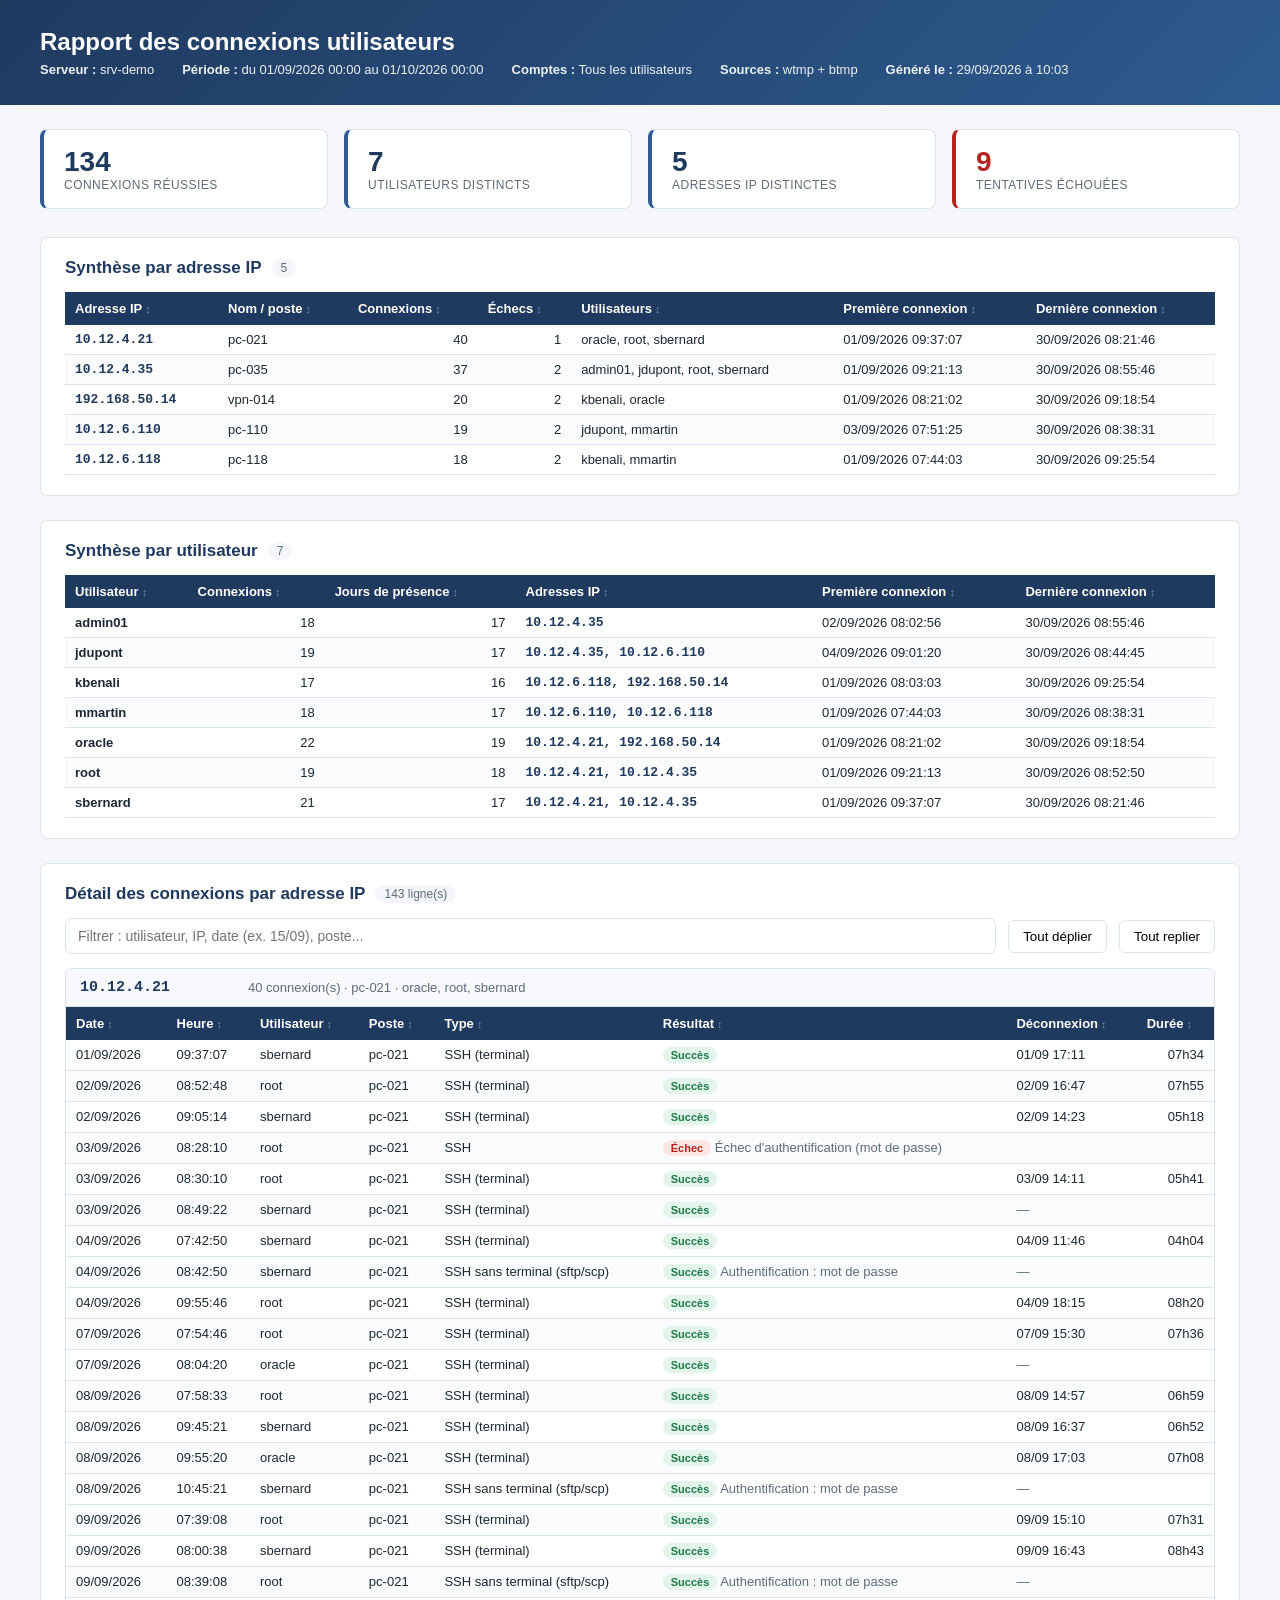
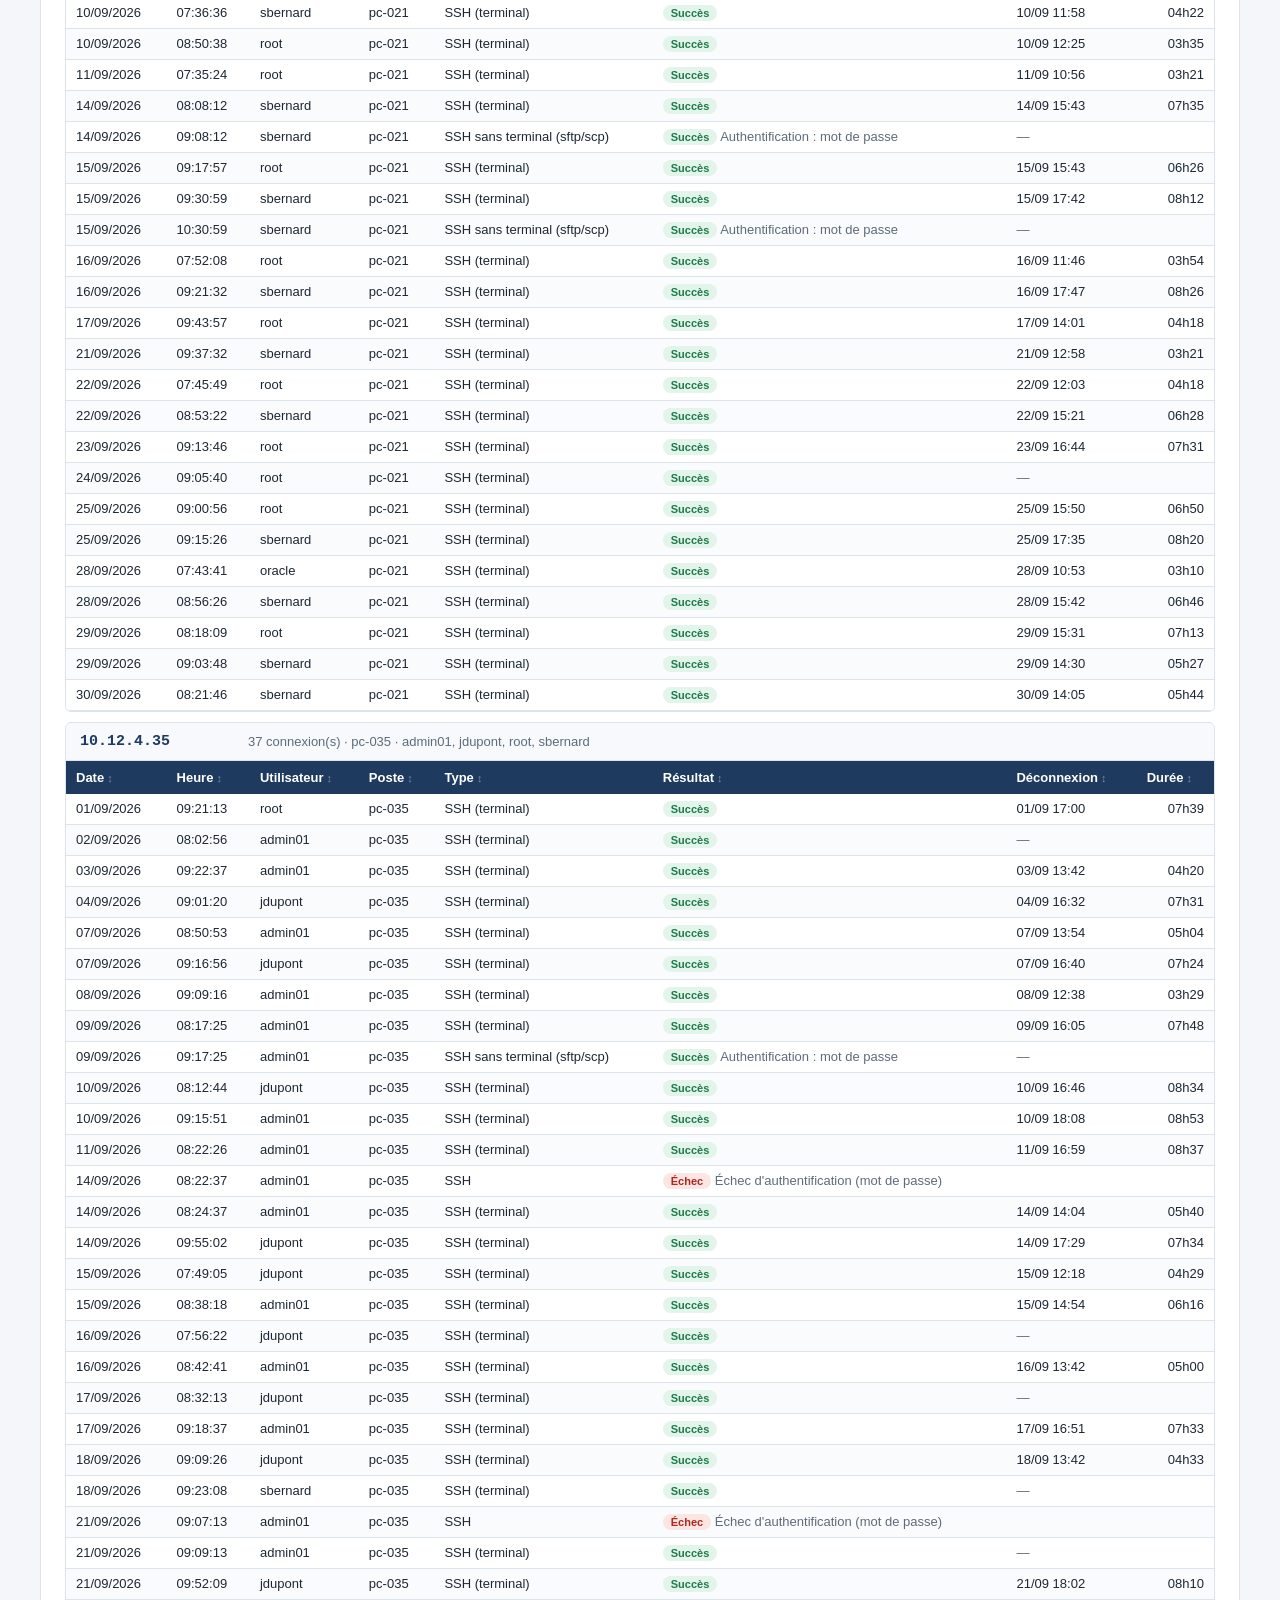
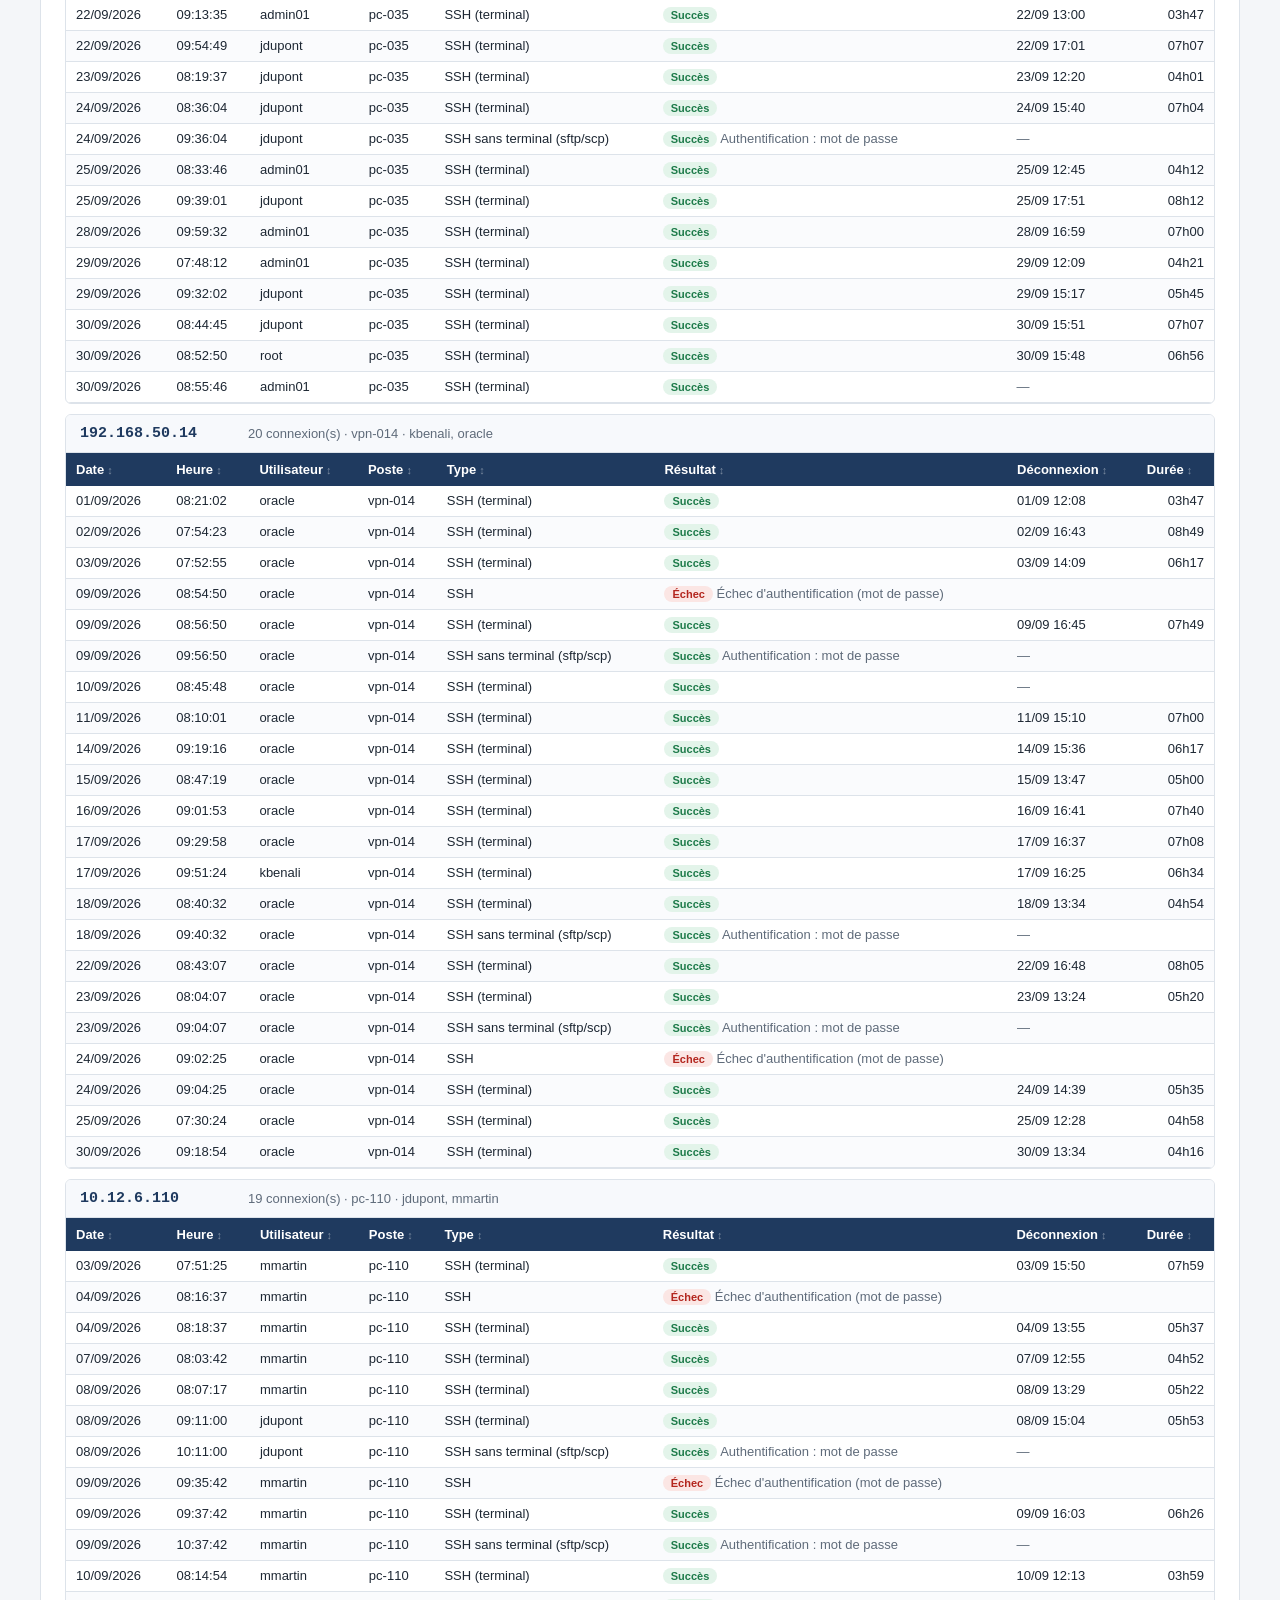
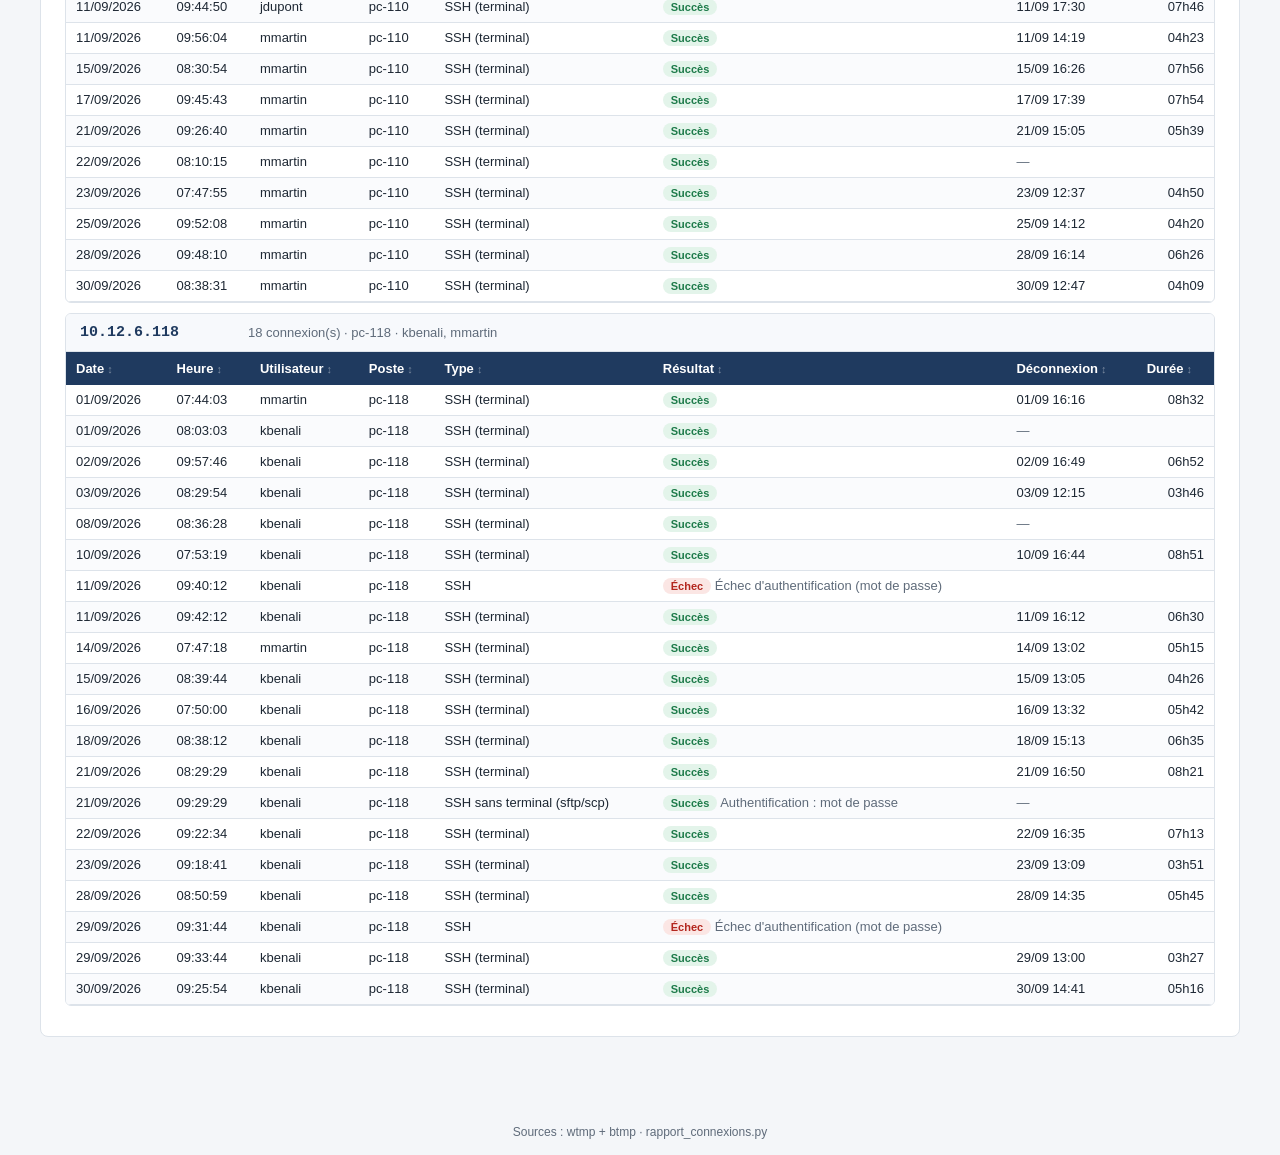
<file: connexions-serveur/linux/exemple/Exemple_rapport_connexions_linux.html>
<!DOCTYPE html>
<html lang="fr">
<head>
<meta charset="utf-8">
<meta name="viewport" content="width=device-width, initial-scale=1">
<title>Rapport des connexions</title>
<style>
:root{--bleu:#1f3a5f;--bleu2:#2d5b8f;--gris:#f4f6f9;--bord:#dde3ea;--texte:#1d2733;--doux:#5f6b7a;--vert:#1e7b4a;--rouge:#b3261e}
*{box-sizing:border-box}
body{margin:0;font-family:"Segoe UI",Calibri,Arial,sans-serif;color:var(--texte);background:var(--gris);font-size:14px}
header{background:linear-gradient(135deg,var(--bleu),var(--bleu2));color:#fff;padding:28px 40px}
header h1{margin:0 0 6px;font-size:24px;font-weight:600}
header .meta{display:flex;flex-wrap:wrap;gap:8px 28px;font-size:13px;opacity:.92}
header .meta b{font-weight:600}
main{max-width:1280px;margin:0 auto;padding:24px 40px 48px}
.kpis{display:grid;grid-template-columns:repeat(auto-fit,minmax(200px,1fr));gap:16px;margin-bottom:28px}
.kpi{background:#fff;border:1px solid var(--bord);border-left:4px solid var(--bleu2);border-radius:8px;padding:16px 20px}
.kpi .v{font-size:28px;font-weight:700;color:var(--bleu)}
.kpi .l{color:var(--doux);font-size:12px;text-transform:uppercase;letter-spacing:.04em}
.kpi.ko{border-left-color:var(--rouge)} .kpi.ko .v{color:var(--rouge)}
section{background:#fff;border:1px solid var(--bord);border-radius:8px;padding:20px 24px;margin-bottom:24px;overflow-x:auto}
h2{margin:0 0 14px;font-size:17px;color:var(--bleu);display:flex;align-items:center;gap:10px}
h2 .n{background:var(--gris);color:var(--doux);font-size:12px;border-radius:10px;padding:2px 9px;font-weight:500}
table{width:100%;border-collapse:collapse;font-size:13px}
th{background:var(--bleu);color:#fff;text-align:left;padding:9px 10px;font-weight:600;cursor:pointer;user-select:none;white-space:nowrap}
th:after{content:" \2195";opacity:.4;font-size:11px}
th.asc:after{content:" \25B2";opacity:1} th.desc:after{content:" \25BC";opacity:1}
td{padding:7px 10px;border-bottom:1px solid var(--bord);vertical-align:top}
tbody tr:nth-child(even){background:#fafbfd}
tbody tr:hover{background:#eaf1fb}
td.num{text-align:right;font-variant-numeric:tabular-nums}
.ip{white-space:nowrap;font-family:Consolas,"Courier New",monospace;font-weight:600;color:var(--bleu)}
.badge{display:inline-block;padding:2px 8px;border-radius:10px;font-size:11px;font-weight:600}
.ok{background:#e3f4ea;color:var(--vert)} .err{background:#fbe6e4;color:var(--rouge)}
.muted{color:var(--doux)}
.outils{display:flex;gap:12px;align-items:center;margin-bottom:14px;flex-wrap:wrap}
.outils input{flex:1;min-width:240px;padding:9px 12px;border:1px solid var(--bord);border-radius:6px;font-size:14px}
.outils button{padding:8px 14px;border:1px solid var(--bord);background:#fff;border-radius:6px;cursor:pointer}
details{border:1px solid var(--bord);border-radius:6px;margin-bottom:10px;overflow:hidden}
summary{padding:10px 14px;background:#f7f9fc;cursor:pointer;display:flex;gap:18px;flex-wrap:wrap;align-items:center}
summary .ip{font-size:15px;min-width:150px}
summary .info{color:var(--doux);font-size:13px}
details table{border-top:1px solid var(--bord)}
footer{text-align:center;color:var(--doux);font-size:12px;padding:16px}
@media (max-width:700px){header,main{padding-left:16px;padding-right:16px}}
@media print{body{background:#fff}header{-webkit-print-color-adjust:exact;print-color-adjust:exact}.outils{display:none}section,.kpi{break-inside:avoid;border-color:#ccc}details{break-inside:avoid}}
</style>
</head>
<body>
<header><h1>Rapport des connexions utilisateurs</h1><div class="meta"><span><b>Serveur :</b> srv-demo</span><span><b>Période :</b> du 01/09/2026 00:00 au 01/10/2026 00:00</span><span><b>Comptes :</b> Tous les utilisateurs</span><span><b>Sources :</b> wtmp + btmp</span><span><b>Généré le :</b> 29/09/2026 à 10:03</span></div></header>
<main>
<div class="kpis"><div class="kpi"><div class="v">134</div><div class="l">Connexions réussies</div></div><div class="kpi"><div class="v">7</div><div class="l">Utilisateurs distincts</div></div><div class="kpi"><div class="v">5</div><div class="l">Adresses IP distinctes</div></div><div class="kpi ko"><div class="v">9</div><div class="l">Tentatives échouées</div></div></div>
<section><h2>Synthèse par adresse IP <span class="n">5</span></h2>
<table class="tri"><thead><tr><th>Adresse IP</th><th>Nom / poste</th><th>Connexions</th><th>Échecs</th><th>Utilisateurs</th><th>Première connexion</th><th>Dernière connexion</th></tr></thead><tbody>
<tr><td class="ip" data-v="010.012.004.021">10.12.4.21</td><td>pc-021</td><td class="num">40</td><td class="num">1</td><td>oracle, root, sbernard</td><td data-v="2026-09-01T09:37:07.449297">01/09/2026 09:37:07</td><td data-v="2026-09-30T08:21:46.115475">30/09/2026 08:21:46</td></tr>
<tr><td class="ip" data-v="010.012.004.035">10.12.4.35</td><td>pc-035</td><td class="num">37</td><td class="num">2</td><td>admin01, jdupont, root, sbernard</td><td data-v="2026-09-01T09:21:13.954498">01/09/2026 09:21:13</td><td data-v="2026-09-30T08:55:46.178778">30/09/2026 08:55:46</td></tr>
<tr><td class="ip" data-v="192.168.050.014">192.168.50.14</td><td>vpn-014</td><td class="num">20</td><td class="num">2</td><td>kbenali, oracle</td><td data-v="2026-09-01T08:21:02.254649">01/09/2026 08:21:02</td><td data-v="2026-09-30T09:18:54.458844">30/09/2026 09:18:54</td></tr>
<tr><td class="ip" data-v="010.012.006.110">10.12.6.110</td><td>pc-110</td><td class="num">19</td><td class="num">2</td><td>jdupont, mmartin</td><td data-v="2026-09-03T07:51:25.844314">03/09/2026 07:51:25</td><td data-v="2026-09-30T08:38:31.078255">30/09/2026 08:38:31</td></tr>
<tr><td class="ip" data-v="010.012.006.118">10.12.6.118</td><td>pc-118</td><td class="num">18</td><td class="num">2</td><td>kbenali, mmartin</td><td data-v="2026-09-01T07:44:03.257159">01/09/2026 07:44:03</td><td data-v="2026-09-30T09:25:54.076194">30/09/2026 09:25:54</td></tr>
</tbody></table></section>
<section><h2>Synthèse par utilisateur <span class="n">7</span></h2>
<table class="tri"><thead><tr><th>Utilisateur</th><th>Connexions</th><th>Jours de présence</th><th>Adresses IP</th><th>Première connexion</th><th>Dernière connexion</th></tr></thead><tbody>
<tr><td><b>admin01</b></td><td class="num">18</td><td class="num">17</td><td class="ip">10.12.4.35</td><td data-v="2026-09-02T08:02:56.536566">02/09/2026 08:02:56</td><td data-v="2026-09-30T08:55:46.178778">30/09/2026 08:55:46</td></tr>
<tr><td><b>jdupont</b></td><td class="num">19</td><td class="num">17</td><td class="ip">10.12.4.35, 10.12.6.110</td><td data-v="2026-09-04T09:01:20.731903">04/09/2026 09:01:20</td><td data-v="2026-09-30T08:44:45.379542">30/09/2026 08:44:45</td></tr>
<tr><td><b>kbenali</b></td><td class="num">17</td><td class="num">16</td><td class="ip">10.12.6.118, 192.168.50.14</td><td data-v="2026-09-01T08:03:03.965598">01/09/2026 08:03:03</td><td data-v="2026-09-30T09:25:54.076194">30/09/2026 09:25:54</td></tr>
<tr><td><b>mmartin</b></td><td class="num">18</td><td class="num">17</td><td class="ip">10.12.6.110, 10.12.6.118</td><td data-v="2026-09-01T07:44:03.257159">01/09/2026 07:44:03</td><td data-v="2026-09-30T08:38:31.078255">30/09/2026 08:38:31</td></tr>
<tr><td><b>oracle</b></td><td class="num">22</td><td class="num">19</td><td class="ip">10.12.4.21, 192.168.50.14</td><td data-v="2026-09-01T08:21:02.254649">01/09/2026 08:21:02</td><td data-v="2026-09-30T09:18:54.458844">30/09/2026 09:18:54</td></tr>
<tr><td><b>root</b></td><td class="num">19</td><td class="num">18</td><td class="ip">10.12.4.21, 10.12.4.35</td><td data-v="2026-09-01T09:21:13.954498">01/09/2026 09:21:13</td><td data-v="2026-09-30T08:52:50.262681">30/09/2026 08:52:50</td></tr>
<tr><td><b>sbernard</b></td><td class="num">21</td><td class="num">17</td><td class="ip">10.12.4.21, 10.12.4.35</td><td data-v="2026-09-01T09:37:07.449297">01/09/2026 09:37:07</td><td data-v="2026-09-30T08:21:46.115475">30/09/2026 08:21:46</td></tr>
</tbody></table></section>
<section><h2>Détail des connexions par adresse IP <span class="n">143 ligne(s)</span></h2>
<div class="outils"><input id="recherche" type="search" placeholder="Filtrer : utilisateur, IP, date (ex. 15/09), poste..."><button onclick="basculer(true)">Tout déplier</button><button onclick="basculer(false)">Tout replier</button></div>
<div id="detail">
<details open><summary><span class="ip">10.12.4.21</span><span class="info">40 connexion(s) &middot; pc-021 &middot; oracle, root, sbernard</span></summary>
<table class="tri"><thead><tr><th>Date</th><th>Heure</th><th>Utilisateur</th><th>Poste</th><th>Type</th><th>Résultat</th><th>Déconnexion</th><th>Durée</th></tr></thead><tbody>
<tr><td data-v="2026-09-01T09:37:07.449297">01/09/2026</td><td>09:37:07</td><td>sbernard</td><td>pc-021</td><td>SSH (terminal)</td><td><span class="badge ok">Succès</span></td><td>01/09 17:11</td><td class="num" data-v="27240">07h34</td></tr>
<tr><td data-v="2026-09-02T08:52:48.365681">02/09/2026</td><td>08:52:48</td><td>root</td><td>pc-021</td><td>SSH (terminal)</td><td><span class="badge ok">Succès</span></td><td>02/09 16:47</td><td class="num" data-v="28500">07h55</td></tr>
<tr><td data-v="2026-09-02T09:05:14.804594">02/09/2026</td><td>09:05:14</td><td>sbernard</td><td>pc-021</td><td>SSH (terminal)</td><td><span class="badge ok">Succès</span></td><td>02/09 14:23</td><td class="num" data-v="19080">05h18</td></tr>
<tr><td data-v="2026-09-03T08:28:10.483083">03/09/2026</td><td>08:28:10</td><td>root</td><td>pc-021</td><td>SSH</td><td><span class="badge err">Échec</span> <span class="muted">Échec d&#x27;authentification (mot de passe)</span></td><td></td><td class="num" data-v="-1"></td></tr>
<tr><td data-v="2026-09-03T08:30:10.483083">03/09/2026</td><td>08:30:10</td><td>root</td><td>pc-021</td><td>SSH (terminal)</td><td><span class="badge ok">Succès</span></td><td>03/09 14:11</td><td class="num" data-v="20460">05h41</td></tr>
<tr><td data-v="2026-09-03T08:49:22.029106">03/09/2026</td><td>08:49:22</td><td>sbernard</td><td>pc-021</td><td>SSH (terminal)</td><td><span class="badge ok">Succès</span></td><td><span class="muted">—</span></td><td class="num" data-v="-1"></td></tr>
<tr><td data-v="2026-09-04T07:42:50.881069">04/09/2026</td><td>07:42:50</td><td>sbernard</td><td>pc-021</td><td>SSH (terminal)</td><td><span class="badge ok">Succès</span></td><td>04/09 11:46</td><td class="num" data-v="14640">04h04</td></tr>
<tr><td data-v="2026-09-04T08:42:50.881069">04/09/2026</td><td>08:42:50</td><td>sbernard</td><td>pc-021</td><td>SSH sans terminal (sftp/scp)</td><td><span class="badge ok">Succès</span> <span class="muted">Authentification : mot de passe</span></td><td><span class="muted">—</span></td><td class="num" data-v="-1"></td></tr>
<tr><td data-v="2026-09-04T09:55:46.992890">04/09/2026</td><td>09:55:46</td><td>root</td><td>pc-021</td><td>SSH (terminal)</td><td><span class="badge ok">Succès</span></td><td>04/09 18:15</td><td class="num" data-v="30000">08h20</td></tr>
<tr><td data-v="2026-09-07T07:54:46.142631">07/09/2026</td><td>07:54:46</td><td>root</td><td>pc-021</td><td>SSH (terminal)</td><td><span class="badge ok">Succès</span></td><td>07/09 15:30</td><td class="num" data-v="27360">07h36</td></tr>
<tr><td data-v="2026-09-07T08:04:20.476054">07/09/2026</td><td>08:04:20</td><td>oracle</td><td>pc-021</td><td>SSH (terminal)</td><td><span class="badge ok">Succès</span></td><td><span class="muted">—</span></td><td class="num" data-v="-1"></td></tr>
<tr><td data-v="2026-09-08T07:58:33.689229">08/09/2026</td><td>07:58:33</td><td>root</td><td>pc-021</td><td>SSH (terminal)</td><td><span class="badge ok">Succès</span></td><td>08/09 14:57</td><td class="num" data-v="25140">06h59</td></tr>
<tr><td data-v="2026-09-08T09:45:21.985790">08/09/2026</td><td>09:45:21</td><td>sbernard</td><td>pc-021</td><td>SSH (terminal)</td><td><span class="badge ok">Succès</span></td><td>08/09 16:37</td><td class="num" data-v="24720">06h52</td></tr>
<tr><td data-v="2026-09-08T09:55:20.966316">08/09/2026</td><td>09:55:20</td><td>oracle</td><td>pc-021</td><td>SSH (terminal)</td><td><span class="badge ok">Succès</span></td><td>08/09 17:03</td><td class="num" data-v="25680">07h08</td></tr>
<tr><td data-v="2026-09-08T10:45:21.985790">08/09/2026</td><td>10:45:21</td><td>sbernard</td><td>pc-021</td><td>SSH sans terminal (sftp/scp)</td><td><span class="badge ok">Succès</span> <span class="muted">Authentification : mot de passe</span></td><td><span class="muted">—</span></td><td class="num" data-v="-1"></td></tr>
<tr><td data-v="2026-09-09T07:39:08.618143">09/09/2026</td><td>07:39:08</td><td>root</td><td>pc-021</td><td>SSH (terminal)</td><td><span class="badge ok">Succès</span></td><td>09/09 15:10</td><td class="num" data-v="27060">07h31</td></tr>
<tr><td data-v="2026-09-09T08:00:38.332795">09/09/2026</td><td>08:00:38</td><td>sbernard</td><td>pc-021</td><td>SSH (terminal)</td><td><span class="badge ok">Succès</span></td><td>09/09 16:43</td><td class="num" data-v="31380">08h43</td></tr>
<tr><td data-v="2026-09-09T08:39:08.618143">09/09/2026</td><td>08:39:08</td><td>root</td><td>pc-021</td><td>SSH sans terminal (sftp/scp)</td><td><span class="badge ok">Succès</span> <span class="muted">Authentification : mot de passe</span></td><td><span class="muted">—</span></td><td class="num" data-v="-1"></td></tr>
<tr><td data-v="2026-09-10T07:36:36.780856">10/09/2026</td><td>07:36:36</td><td>sbernard</td><td>pc-021</td><td>SSH (terminal)</td><td><span class="badge ok">Succès</span></td><td>10/09 11:58</td><td class="num" data-v="15720">04h22</td></tr>
<tr><td data-v="2026-09-10T08:50:38.709637">10/09/2026</td><td>08:50:38</td><td>root</td><td>pc-021</td><td>SSH (terminal)</td><td><span class="badge ok">Succès</span></td><td>10/09 12:25</td><td class="num" data-v="12900">03h35</td></tr>
<tr><td data-v="2026-09-11T07:35:24.253243">11/09/2026</td><td>07:35:24</td><td>root</td><td>pc-021</td><td>SSH (terminal)</td><td><span class="badge ok">Succès</span></td><td>11/09 10:56</td><td class="num" data-v="12060">03h21</td></tr>
<tr><td data-v="2026-09-14T08:08:12.502555">14/09/2026</td><td>08:08:12</td><td>sbernard</td><td>pc-021</td><td>SSH (terminal)</td><td><span class="badge ok">Succès</span></td><td>14/09 15:43</td><td class="num" data-v="27300">07h35</td></tr>
<tr><td data-v="2026-09-14T09:08:12.502555">14/09/2026</td><td>09:08:12</td><td>sbernard</td><td>pc-021</td><td>SSH sans terminal (sftp/scp)</td><td><span class="badge ok">Succès</span> <span class="muted">Authentification : mot de passe</span></td><td><span class="muted">—</span></td><td class="num" data-v="-1"></td></tr>
<tr><td data-v="2026-09-15T09:17:57.788367">15/09/2026</td><td>09:17:57</td><td>root</td><td>pc-021</td><td>SSH (terminal)</td><td><span class="badge ok">Succès</span></td><td>15/09 15:43</td><td class="num" data-v="23160">06h26</td></tr>
<tr><td data-v="2026-09-15T09:30:59.066051">15/09/2026</td><td>09:30:59</td><td>sbernard</td><td>pc-021</td><td>SSH (terminal)</td><td><span class="badge ok">Succès</span></td><td>15/09 17:42</td><td class="num" data-v="29520">08h12</td></tr>
<tr><td data-v="2026-09-15T10:30:59.066051">15/09/2026</td><td>10:30:59</td><td>sbernard</td><td>pc-021</td><td>SSH sans terminal (sftp/scp)</td><td><span class="badge ok">Succès</span> <span class="muted">Authentification : mot de passe</span></td><td><span class="muted">—</span></td><td class="num" data-v="-1"></td></tr>
<tr><td data-v="2026-09-16T07:52:08.142106">16/09/2026</td><td>07:52:08</td><td>root</td><td>pc-021</td><td>SSH (terminal)</td><td><span class="badge ok">Succès</span></td><td>16/09 11:46</td><td class="num" data-v="14040">03h54</td></tr>
<tr><td data-v="2026-09-16T09:21:32.898979">16/09/2026</td><td>09:21:32</td><td>sbernard</td><td>pc-021</td><td>SSH (terminal)</td><td><span class="badge ok">Succès</span></td><td>16/09 17:47</td><td class="num" data-v="30360">08h26</td></tr>
<tr><td data-v="2026-09-17T09:43:57.241495">17/09/2026</td><td>09:43:57</td><td>root</td><td>pc-021</td><td>SSH (terminal)</td><td><span class="badge ok">Succès</span></td><td>17/09 14:01</td><td class="num" data-v="15480">04h18</td></tr>
<tr><td data-v="2026-09-21T09:37:32.639152">21/09/2026</td><td>09:37:32</td><td>sbernard</td><td>pc-021</td><td>SSH (terminal)</td><td><span class="badge ok">Succès</span></td><td>21/09 12:58</td><td class="num" data-v="12060">03h21</td></tr>
<tr><td data-v="2026-09-22T07:45:49.849836">22/09/2026</td><td>07:45:49</td><td>root</td><td>pc-021</td><td>SSH (terminal)</td><td><span class="badge ok">Succès</span></td><td>22/09 12:03</td><td class="num" data-v="15480">04h18</td></tr>
<tr><td data-v="2026-09-22T08:53:22.119251">22/09/2026</td><td>08:53:22</td><td>sbernard</td><td>pc-021</td><td>SSH (terminal)</td><td><span class="badge ok">Succès</span></td><td>22/09 15:21</td><td class="num" data-v="23280">06h28</td></tr>
<tr><td data-v="2026-09-23T09:13:46.084398">23/09/2026</td><td>09:13:46</td><td>root</td><td>pc-021</td><td>SSH (terminal)</td><td><span class="badge ok">Succès</span></td><td>23/09 16:44</td><td class="num" data-v="27060">07h31</td></tr>
<tr><td data-v="2026-09-24T09:05:40.826896">24/09/2026</td><td>09:05:40</td><td>root</td><td>pc-021</td><td>SSH (terminal)</td><td><span class="badge ok">Succès</span></td><td><span class="muted">—</span></td><td class="num" data-v="-1"></td></tr>
<tr><td data-v="2026-09-25T09:00:56.858861">25/09/2026</td><td>09:00:56</td><td>root</td><td>pc-021</td><td>SSH (terminal)</td><td><span class="badge ok">Succès</span></td><td>25/09 15:50</td><td class="num" data-v="24600">06h50</td></tr>
<tr><td data-v="2026-09-25T09:15:26.888023">25/09/2026</td><td>09:15:26</td><td>sbernard</td><td>pc-021</td><td>SSH (terminal)</td><td><span class="badge ok">Succès</span></td><td>25/09 17:35</td><td class="num" data-v="30000">08h20</td></tr>
<tr><td data-v="2026-09-28T07:43:41.941980">28/09/2026</td><td>07:43:41</td><td>oracle</td><td>pc-021</td><td>SSH (terminal)</td><td><span class="badge ok">Succès</span></td><td>28/09 10:53</td><td class="num" data-v="11400">03h10</td></tr>
<tr><td data-v="2026-09-28T08:56:26.222861">28/09/2026</td><td>08:56:26</td><td>sbernard</td><td>pc-021</td><td>SSH (terminal)</td><td><span class="badge ok">Succès</span></td><td>28/09 15:42</td><td class="num" data-v="24360">06h46</td></tr>
<tr><td data-v="2026-09-29T08:18:09.524304">29/09/2026</td><td>08:18:09</td><td>root</td><td>pc-021</td><td>SSH (terminal)</td><td><span class="badge ok">Succès</span></td><td>29/09 15:31</td><td class="num" data-v="25980">07h13</td></tr>
<tr><td data-v="2026-09-29T09:03:48.678679">29/09/2026</td><td>09:03:48</td><td>sbernard</td><td>pc-021</td><td>SSH (terminal)</td><td><span class="badge ok">Succès</span></td><td>29/09 14:30</td><td class="num" data-v="19620">05h27</td></tr>
<tr><td data-v="2026-09-30T08:21:46.115475">30/09/2026</td><td>08:21:46</td><td>sbernard</td><td>pc-021</td><td>SSH (terminal)</td><td><span class="badge ok">Succès</span></td><td>30/09 14:05</td><td class="num" data-v="20640">05h44</td></tr>
</tbody></table></details>
<details open><summary><span class="ip">10.12.4.35</span><span class="info">37 connexion(s) &middot; pc-035 &middot; admin01, jdupont, root, sbernard</span></summary>
<table class="tri"><thead><tr><th>Date</th><th>Heure</th><th>Utilisateur</th><th>Poste</th><th>Type</th><th>Résultat</th><th>Déconnexion</th><th>Durée</th></tr></thead><tbody>
<tr><td data-v="2026-09-01T09:21:13.954498">01/09/2026</td><td>09:21:13</td><td>root</td><td>pc-035</td><td>SSH (terminal)</td><td><span class="badge ok">Succès</span></td><td>01/09 17:00</td><td class="num" data-v="27540">07h39</td></tr>
<tr><td data-v="2026-09-02T08:02:56.536566">02/09/2026</td><td>08:02:56</td><td>admin01</td><td>pc-035</td><td>SSH (terminal)</td><td><span class="badge ok">Succès</span></td><td><span class="muted">—</span></td><td class="num" data-v="-1"></td></tr>
<tr><td data-v="2026-09-03T09:22:37.900196">03/09/2026</td><td>09:22:37</td><td>admin01</td><td>pc-035</td><td>SSH (terminal)</td><td><span class="badge ok">Succès</span></td><td>03/09 13:42</td><td class="num" data-v="15600">04h20</td></tr>
<tr><td data-v="2026-09-04T09:01:20.731903">04/09/2026</td><td>09:01:20</td><td>jdupont</td><td>pc-035</td><td>SSH (terminal)</td><td><span class="badge ok">Succès</span></td><td>04/09 16:32</td><td class="num" data-v="27060">07h31</td></tr>
<tr><td data-v="2026-09-07T08:50:53.105383">07/09/2026</td><td>08:50:53</td><td>admin01</td><td>pc-035</td><td>SSH (terminal)</td><td><span class="badge ok">Succès</span></td><td>07/09 13:54</td><td class="num" data-v="18240">05h04</td></tr>
<tr><td data-v="2026-09-07T09:16:56.540755">07/09/2026</td><td>09:16:56</td><td>jdupont</td><td>pc-035</td><td>SSH (terminal)</td><td><span class="badge ok">Succès</span></td><td>07/09 16:40</td><td class="num" data-v="26640">07h24</td></tr>
<tr><td data-v="2026-09-08T09:09:16.841808">08/09/2026</td><td>09:09:16</td><td>admin01</td><td>pc-035</td><td>SSH (terminal)</td><td><span class="badge ok">Succès</span></td><td>08/09 12:38</td><td class="num" data-v="12540">03h29</td></tr>
<tr><td data-v="2026-09-09T08:17:25.594766">09/09/2026</td><td>08:17:25</td><td>admin01</td><td>pc-035</td><td>SSH (terminal)</td><td><span class="badge ok">Succès</span></td><td>09/09 16:05</td><td class="num" data-v="28080">07h48</td></tr>
<tr><td data-v="2026-09-09T09:17:25.594766">09/09/2026</td><td>09:17:25</td><td>admin01</td><td>pc-035</td><td>SSH sans terminal (sftp/scp)</td><td><span class="badge ok">Succès</span> <span class="muted">Authentification : mot de passe</span></td><td><span class="muted">—</span></td><td class="num" data-v="-1"></td></tr>
<tr><td data-v="2026-09-10T08:12:44.886521">10/09/2026</td><td>08:12:44</td><td>jdupont</td><td>pc-035</td><td>SSH (terminal)</td><td><span class="badge ok">Succès</span></td><td>10/09 16:46</td><td class="num" data-v="30840">08h34</td></tr>
<tr><td data-v="2026-09-10T09:15:51.007021">10/09/2026</td><td>09:15:51</td><td>admin01</td><td>pc-035</td><td>SSH (terminal)</td><td><span class="badge ok">Succès</span></td><td>10/09 18:08</td><td class="num" data-v="31980">08h53</td></tr>
<tr><td data-v="2026-09-11T08:22:26.925820">11/09/2026</td><td>08:22:26</td><td>admin01</td><td>pc-035</td><td>SSH (terminal)</td><td><span class="badge ok">Succès</span></td><td>11/09 16:59</td><td class="num" data-v="31020">08h37</td></tr>
<tr><td data-v="2026-09-14T08:22:37.993246">14/09/2026</td><td>08:22:37</td><td>admin01</td><td>pc-035</td><td>SSH</td><td><span class="badge err">Échec</span> <span class="muted">Échec d&#x27;authentification (mot de passe)</span></td><td></td><td class="num" data-v="-1"></td></tr>
<tr><td data-v="2026-09-14T08:24:37.993246">14/09/2026</td><td>08:24:37</td><td>admin01</td><td>pc-035</td><td>SSH (terminal)</td><td><span class="badge ok">Succès</span></td><td>14/09 14:04</td><td class="num" data-v="20400">05h40</td></tr>
<tr><td data-v="2026-09-14T09:55:02.001936">14/09/2026</td><td>09:55:02</td><td>jdupont</td><td>pc-035</td><td>SSH (terminal)</td><td><span class="badge ok">Succès</span></td><td>14/09 17:29</td><td class="num" data-v="27240">07h34</td></tr>
<tr><td data-v="2026-09-15T07:49:05.590192">15/09/2026</td><td>07:49:05</td><td>jdupont</td><td>pc-035</td><td>SSH (terminal)</td><td><span class="badge ok">Succès</span></td><td>15/09 12:18</td><td class="num" data-v="16140">04h29</td></tr>
<tr><td data-v="2026-09-15T08:38:18.745515">15/09/2026</td><td>08:38:18</td><td>admin01</td><td>pc-035</td><td>SSH (terminal)</td><td><span class="badge ok">Succès</span></td><td>15/09 14:54</td><td class="num" data-v="22560">06h16</td></tr>
<tr><td data-v="2026-09-16T07:56:22.980135">16/09/2026</td><td>07:56:22</td><td>jdupont</td><td>pc-035</td><td>SSH (terminal)</td><td><span class="badge ok">Succès</span></td><td><span class="muted">—</span></td><td class="num" data-v="-1"></td></tr>
<tr><td data-v="2026-09-16T08:42:41.373154">16/09/2026</td><td>08:42:41</td><td>admin01</td><td>pc-035</td><td>SSH (terminal)</td><td><span class="badge ok">Succès</span></td><td>16/09 13:42</td><td class="num" data-v="18000">05h00</td></tr>
<tr><td data-v="2026-09-17T08:32:13.811063">17/09/2026</td><td>08:32:13</td><td>jdupont</td><td>pc-035</td><td>SSH (terminal)</td><td><span class="badge ok">Succès</span></td><td><span class="muted">—</span></td><td class="num" data-v="-1"></td></tr>
<tr><td data-v="2026-09-17T09:18:37.632399">17/09/2026</td><td>09:18:37</td><td>admin01</td><td>pc-035</td><td>SSH (terminal)</td><td><span class="badge ok">Succès</span></td><td>17/09 16:51</td><td class="num" data-v="27180">07h33</td></tr>
<tr><td data-v="2026-09-18T09:09:26.997812">18/09/2026</td><td>09:09:26</td><td>jdupont</td><td>pc-035</td><td>SSH (terminal)</td><td><span class="badge ok">Succès</span></td><td>18/09 13:42</td><td class="num" data-v="16380">04h33</td></tr>
<tr><td data-v="2026-09-18T09:23:08.098837">18/09/2026</td><td>09:23:08</td><td>sbernard</td><td>pc-035</td><td>SSH (terminal)</td><td><span class="badge ok">Succès</span></td><td><span class="muted">—</span></td><td class="num" data-v="-1"></td></tr>
<tr><td data-v="2026-09-21T09:07:13.692066">21/09/2026</td><td>09:07:13</td><td>admin01</td><td>pc-035</td><td>SSH</td><td><span class="badge err">Échec</span> <span class="muted">Échec d&#x27;authentification (mot de passe)</span></td><td></td><td class="num" data-v="-1"></td></tr>
<tr><td data-v="2026-09-21T09:09:13.692066">21/09/2026</td><td>09:09:13</td><td>admin01</td><td>pc-035</td><td>SSH (terminal)</td><td><span class="badge ok">Succès</span></td><td><span class="muted">—</span></td><td class="num" data-v="-1"></td></tr>
<tr><td data-v="2026-09-21T09:52:09.813200">21/09/2026</td><td>09:52:09</td><td>jdupont</td><td>pc-035</td><td>SSH (terminal)</td><td><span class="badge ok">Succès</span></td><td>21/09 18:02</td><td class="num" data-v="29400">08h10</td></tr>
<tr><td data-v="2026-09-22T09:13:35.484055">22/09/2026</td><td>09:13:35</td><td>admin01</td><td>pc-035</td><td>SSH (terminal)</td><td><span class="badge ok">Succès</span></td><td>22/09 13:00</td><td class="num" data-v="13620">03h47</td></tr>
<tr><td data-v="2026-09-22T09:54:49.263581">22/09/2026</td><td>09:54:49</td><td>jdupont</td><td>pc-035</td><td>SSH (terminal)</td><td><span class="badge ok">Succès</span></td><td>22/09 17:01</td><td class="num" data-v="25620">07h07</td></tr>
<tr><td data-v="2026-09-23T08:19:37.121675">23/09/2026</td><td>08:19:37</td><td>jdupont</td><td>pc-035</td><td>SSH (terminal)</td><td><span class="badge ok">Succès</span></td><td>23/09 12:20</td><td class="num" data-v="14460">04h01</td></tr>
<tr><td data-v="2026-09-24T08:36:04.219183">24/09/2026</td><td>08:36:04</td><td>jdupont</td><td>pc-035</td><td>SSH (terminal)</td><td><span class="badge ok">Succès</span></td><td>24/09 15:40</td><td class="num" data-v="25440">07h04</td></tr>
<tr><td data-v="2026-09-24T09:36:04.219183">24/09/2026</td><td>09:36:04</td><td>jdupont</td><td>pc-035</td><td>SSH sans terminal (sftp/scp)</td><td><span class="badge ok">Succès</span> <span class="muted">Authentification : mot de passe</span></td><td><span class="muted">—</span></td><td class="num" data-v="-1"></td></tr>
<tr><td data-v="2026-09-25T08:33:46.250695">25/09/2026</td><td>08:33:46</td><td>admin01</td><td>pc-035</td><td>SSH (terminal)</td><td><span class="badge ok">Succès</span></td><td>25/09 12:45</td><td class="num" data-v="15120">04h12</td></tr>
<tr><td data-v="2026-09-25T09:39:01.499992">25/09/2026</td><td>09:39:01</td><td>jdupont</td><td>pc-035</td><td>SSH (terminal)</td><td><span class="badge ok">Succès</span></td><td>25/09 17:51</td><td class="num" data-v="29520">08h12</td></tr>
<tr><td data-v="2026-09-28T09:59:32.509274">28/09/2026</td><td>09:59:32</td><td>admin01</td><td>pc-035</td><td>SSH (terminal)</td><td><span class="badge ok">Succès</span></td><td>28/09 16:59</td><td class="num" data-v="25200">07h00</td></tr>
<tr><td data-v="2026-09-29T07:48:12.834750">29/09/2026</td><td>07:48:12</td><td>admin01</td><td>pc-035</td><td>SSH (terminal)</td><td><span class="badge ok">Succès</span></td><td>29/09 12:09</td><td class="num" data-v="15660">04h21</td></tr>
<tr><td data-v="2026-09-29T09:32:02.094313">29/09/2026</td><td>09:32:02</td><td>jdupont</td><td>pc-035</td><td>SSH (terminal)</td><td><span class="badge ok">Succès</span></td><td>29/09 15:17</td><td class="num" data-v="20700">05h45</td></tr>
<tr><td data-v="2026-09-30T08:44:45.379542">30/09/2026</td><td>08:44:45</td><td>jdupont</td><td>pc-035</td><td>SSH (terminal)</td><td><span class="badge ok">Succès</span></td><td>30/09 15:51</td><td class="num" data-v="25620">07h07</td></tr>
<tr><td data-v="2026-09-30T08:52:50.262681">30/09/2026</td><td>08:52:50</td><td>root</td><td>pc-035</td><td>SSH (terminal)</td><td><span class="badge ok">Succès</span></td><td>30/09 15:48</td><td class="num" data-v="24960">06h56</td></tr>
<tr><td data-v="2026-09-30T08:55:46.178778">30/09/2026</td><td>08:55:46</td><td>admin01</td><td>pc-035</td><td>SSH (terminal)</td><td><span class="badge ok">Succès</span></td><td><span class="muted">—</span></td><td class="num" data-v="-1"></td></tr>
</tbody></table></details>
<details open><summary><span class="ip">192.168.50.14</span><span class="info">20 connexion(s) &middot; vpn-014 &middot; kbenali, oracle</span></summary>
<table class="tri"><thead><tr><th>Date</th><th>Heure</th><th>Utilisateur</th><th>Poste</th><th>Type</th><th>Résultat</th><th>Déconnexion</th><th>Durée</th></tr></thead><tbody>
<tr><td data-v="2026-09-01T08:21:02.254649">01/09/2026</td><td>08:21:02</td><td>oracle</td><td>vpn-014</td><td>SSH (terminal)</td><td><span class="badge ok">Succès</span></td><td>01/09 12:08</td><td class="num" data-v="13620">03h47</td></tr>
<tr><td data-v="2026-09-02T07:54:23.886874">02/09/2026</td><td>07:54:23</td><td>oracle</td><td>vpn-014</td><td>SSH (terminal)</td><td><span class="badge ok">Succès</span></td><td>02/09 16:43</td><td class="num" data-v="31740">08h49</td></tr>
<tr><td data-v="2026-09-03T07:52:55.571874">03/09/2026</td><td>07:52:55</td><td>oracle</td><td>vpn-014</td><td>SSH (terminal)</td><td><span class="badge ok">Succès</span></td><td>03/09 14:09</td><td class="num" data-v="22620">06h17</td></tr>
<tr><td data-v="2026-09-09T08:54:50.271518">09/09/2026</td><td>08:54:50</td><td>oracle</td><td>vpn-014</td><td>SSH</td><td><span class="badge err">Échec</span> <span class="muted">Échec d&#x27;authentification (mot de passe)</span></td><td></td><td class="num" data-v="-1"></td></tr>
<tr><td data-v="2026-09-09T08:56:50.271518">09/09/2026</td><td>08:56:50</td><td>oracle</td><td>vpn-014</td><td>SSH (terminal)</td><td><span class="badge ok">Succès</span></td><td>09/09 16:45</td><td class="num" data-v="28140">07h49</td></tr>
<tr><td data-v="2026-09-09T09:56:50.271518">09/09/2026</td><td>09:56:50</td><td>oracle</td><td>vpn-014</td><td>SSH sans terminal (sftp/scp)</td><td><span class="badge ok">Succès</span> <span class="muted">Authentification : mot de passe</span></td><td><span class="muted">—</span></td><td class="num" data-v="-1"></td></tr>
<tr><td data-v="2026-09-10T08:45:48.681523">10/09/2026</td><td>08:45:48</td><td>oracle</td><td>vpn-014</td><td>SSH (terminal)</td><td><span class="badge ok">Succès</span></td><td><span class="muted">—</span></td><td class="num" data-v="-1"></td></tr>
<tr><td data-v="2026-09-11T08:10:01.251386">11/09/2026</td><td>08:10:01</td><td>oracle</td><td>vpn-014</td><td>SSH (terminal)</td><td><span class="badge ok">Succès</span></td><td>11/09 15:10</td><td class="num" data-v="25200">07h00</td></tr>
<tr><td data-v="2026-09-14T09:19:16.905546">14/09/2026</td><td>09:19:16</td><td>oracle</td><td>vpn-014</td><td>SSH (terminal)</td><td><span class="badge ok">Succès</span></td><td>14/09 15:36</td><td class="num" data-v="22620">06h17</td></tr>
<tr><td data-v="2026-09-15T08:47:19.068089">15/09/2026</td><td>08:47:19</td><td>oracle</td><td>vpn-014</td><td>SSH (terminal)</td><td><span class="badge ok">Succès</span></td><td>15/09 13:47</td><td class="num" data-v="18000">05h00</td></tr>
<tr><td data-v="2026-09-16T09:01:53.870905">16/09/2026</td><td>09:01:53</td><td>oracle</td><td>vpn-014</td><td>SSH (terminal)</td><td><span class="badge ok">Succès</span></td><td>16/09 16:41</td><td class="num" data-v="27600">07h40</td></tr>
<tr><td data-v="2026-09-17T09:29:58.813538">17/09/2026</td><td>09:29:58</td><td>oracle</td><td>vpn-014</td><td>SSH (terminal)</td><td><span class="badge ok">Succès</span></td><td>17/09 16:37</td><td class="num" data-v="25680">07h08</td></tr>
<tr><td data-v="2026-09-17T09:51:24.674917">17/09/2026</td><td>09:51:24</td><td>kbenali</td><td>vpn-014</td><td>SSH (terminal)</td><td><span class="badge ok">Succès</span></td><td>17/09 16:25</td><td class="num" data-v="23640">06h34</td></tr>
<tr><td data-v="2026-09-18T08:40:32.761526">18/09/2026</td><td>08:40:32</td><td>oracle</td><td>vpn-014</td><td>SSH (terminal)</td><td><span class="badge ok">Succès</span></td><td>18/09 13:34</td><td class="num" data-v="17640">04h54</td></tr>
<tr><td data-v="2026-09-18T09:40:32.761526">18/09/2026</td><td>09:40:32</td><td>oracle</td><td>vpn-014</td><td>SSH sans terminal (sftp/scp)</td><td><span class="badge ok">Succès</span> <span class="muted">Authentification : mot de passe</span></td><td><span class="muted">—</span></td><td class="num" data-v="-1"></td></tr>
<tr><td data-v="2026-09-22T08:43:07.949392">22/09/2026</td><td>08:43:07</td><td>oracle</td><td>vpn-014</td><td>SSH (terminal)</td><td><span class="badge ok">Succès</span></td><td>22/09 16:48</td><td class="num" data-v="29100">08h05</td></tr>
<tr><td data-v="2026-09-23T08:04:07.348471">23/09/2026</td><td>08:04:07</td><td>oracle</td><td>vpn-014</td><td>SSH (terminal)</td><td><span class="badge ok">Succès</span></td><td>23/09 13:24</td><td class="num" data-v="19200">05h20</td></tr>
<tr><td data-v="2026-09-23T09:04:07.348471">23/09/2026</td><td>09:04:07</td><td>oracle</td><td>vpn-014</td><td>SSH sans terminal (sftp/scp)</td><td><span class="badge ok">Succès</span> <span class="muted">Authentification : mot de passe</span></td><td><span class="muted">—</span></td><td class="num" data-v="-1"></td></tr>
<tr><td data-v="2026-09-24T09:02:25.011363">24/09/2026</td><td>09:02:25</td><td>oracle</td><td>vpn-014</td><td>SSH</td><td><span class="badge err">Échec</span> <span class="muted">Échec d&#x27;authentification (mot de passe)</span></td><td></td><td class="num" data-v="-1"></td></tr>
<tr><td data-v="2026-09-24T09:04:25.011363">24/09/2026</td><td>09:04:25</td><td>oracle</td><td>vpn-014</td><td>SSH (terminal)</td><td><span class="badge ok">Succès</span></td><td>24/09 14:39</td><td class="num" data-v="20100">05h35</td></tr>
<tr><td data-v="2026-09-25T07:30:24.081503">25/09/2026</td><td>07:30:24</td><td>oracle</td><td>vpn-014</td><td>SSH (terminal)</td><td><span class="badge ok">Succès</span></td><td>25/09 12:28</td><td class="num" data-v="17880">04h58</td></tr>
<tr><td data-v="2026-09-30T09:18:54.458844">30/09/2026</td><td>09:18:54</td><td>oracle</td><td>vpn-014</td><td>SSH (terminal)</td><td><span class="badge ok">Succès</span></td><td>30/09 13:34</td><td class="num" data-v="15360">04h16</td></tr>
</tbody></table></details>
<details open><summary><span class="ip">10.12.6.110</span><span class="info">19 connexion(s) &middot; pc-110 &middot; jdupont, mmartin</span></summary>
<table class="tri"><thead><tr><th>Date</th><th>Heure</th><th>Utilisateur</th><th>Poste</th><th>Type</th><th>Résultat</th><th>Déconnexion</th><th>Durée</th></tr></thead><tbody>
<tr><td data-v="2026-09-03T07:51:25.844314">03/09/2026</td><td>07:51:25</td><td>mmartin</td><td>pc-110</td><td>SSH (terminal)</td><td><span class="badge ok">Succès</span></td><td>03/09 15:50</td><td class="num" data-v="28740">07h59</td></tr>
<tr><td data-v="2026-09-04T08:16:37.404513">04/09/2026</td><td>08:16:37</td><td>mmartin</td><td>pc-110</td><td>SSH</td><td><span class="badge err">Échec</span> <span class="muted">Échec d&#x27;authentification (mot de passe)</span></td><td></td><td class="num" data-v="-1"></td></tr>
<tr><td data-v="2026-09-04T08:18:37.404513">04/09/2026</td><td>08:18:37</td><td>mmartin</td><td>pc-110</td><td>SSH (terminal)</td><td><span class="badge ok">Succès</span></td><td>04/09 13:55</td><td class="num" data-v="20220">05h37</td></tr>
<tr><td data-v="2026-09-07T08:03:42.276033">07/09/2026</td><td>08:03:42</td><td>mmartin</td><td>pc-110</td><td>SSH (terminal)</td><td><span class="badge ok">Succès</span></td><td>07/09 12:55</td><td class="num" data-v="17520">04h52</td></tr>
<tr><td data-v="2026-09-08T08:07:17.907005">08/09/2026</td><td>08:07:17</td><td>mmartin</td><td>pc-110</td><td>SSH (terminal)</td><td><span class="badge ok">Succès</span></td><td>08/09 13:29</td><td class="num" data-v="19320">05h22</td></tr>
<tr><td data-v="2026-09-08T09:11:00.280926">08/09/2026</td><td>09:11:00</td><td>jdupont</td><td>pc-110</td><td>SSH (terminal)</td><td><span class="badge ok">Succès</span></td><td>08/09 15:04</td><td class="num" data-v="21180">05h53</td></tr>
<tr><td data-v="2026-09-08T10:11:00.280926">08/09/2026</td><td>10:11:00</td><td>jdupont</td><td>pc-110</td><td>SSH sans terminal (sftp/scp)</td><td><span class="badge ok">Succès</span> <span class="muted">Authentification : mot de passe</span></td><td><span class="muted">—</span></td><td class="num" data-v="-1"></td></tr>
<tr><td data-v="2026-09-09T09:35:42.082908">09/09/2026</td><td>09:35:42</td><td>mmartin</td><td>pc-110</td><td>SSH</td><td><span class="badge err">Échec</span> <span class="muted">Échec d&#x27;authentification (mot de passe)</span></td><td></td><td class="num" data-v="-1"></td></tr>
<tr><td data-v="2026-09-09T09:37:42.082908">09/09/2026</td><td>09:37:42</td><td>mmartin</td><td>pc-110</td><td>SSH (terminal)</td><td><span class="badge ok">Succès</span></td><td>09/09 16:03</td><td class="num" data-v="23160">06h26</td></tr>
<tr><td data-v="2026-09-09T10:37:42.082908">09/09/2026</td><td>10:37:42</td><td>mmartin</td><td>pc-110</td><td>SSH sans terminal (sftp/scp)</td><td><span class="badge ok">Succès</span> <span class="muted">Authentification : mot de passe</span></td><td><span class="muted">—</span></td><td class="num" data-v="-1"></td></tr>
<tr><td data-v="2026-09-10T08:14:54.408770">10/09/2026</td><td>08:14:54</td><td>mmartin</td><td>pc-110</td><td>SSH (terminal)</td><td><span class="badge ok">Succès</span></td><td>10/09 12:13</td><td class="num" data-v="14340">03h59</td></tr>
<tr><td data-v="2026-09-11T09:44:50.321729">11/09/2026</td><td>09:44:50</td><td>jdupont</td><td>pc-110</td><td>SSH (terminal)</td><td><span class="badge ok">Succès</span></td><td>11/09 17:30</td><td class="num" data-v="27960">07h46</td></tr>
<tr><td data-v="2026-09-11T09:56:04.533204">11/09/2026</td><td>09:56:04</td><td>mmartin</td><td>pc-110</td><td>SSH (terminal)</td><td><span class="badge ok">Succès</span></td><td>11/09 14:19</td><td class="num" data-v="15780">04h23</td></tr>
<tr><td data-v="2026-09-15T08:30:54.676519">15/09/2026</td><td>08:30:54</td><td>mmartin</td><td>pc-110</td><td>SSH (terminal)</td><td><span class="badge ok">Succès</span></td><td>15/09 16:26</td><td class="num" data-v="28560">07h56</td></tr>
<tr><td data-v="2026-09-17T09:45:43.546305">17/09/2026</td><td>09:45:43</td><td>mmartin</td><td>pc-110</td><td>SSH (terminal)</td><td><span class="badge ok">Succès</span></td><td>17/09 17:39</td><td class="num" data-v="28440">07h54</td></tr>
<tr><td data-v="2026-09-21T09:26:40.126976">21/09/2026</td><td>09:26:40</td><td>mmartin</td><td>pc-110</td><td>SSH (terminal)</td><td><span class="badge ok">Succès</span></td><td>21/09 15:05</td><td class="num" data-v="20340">05h39</td></tr>
<tr><td data-v="2026-09-22T08:10:15.559842">22/09/2026</td><td>08:10:15</td><td>mmartin</td><td>pc-110</td><td>SSH (terminal)</td><td><span class="badge ok">Succès</span></td><td><span class="muted">—</span></td><td class="num" data-v="-1"></td></tr>
<tr><td data-v="2026-09-23T07:47:55.992671">23/09/2026</td><td>07:47:55</td><td>mmartin</td><td>pc-110</td><td>SSH (terminal)</td><td><span class="badge ok">Succès</span></td><td>23/09 12:37</td><td class="num" data-v="17400">04h50</td></tr>
<tr><td data-v="2026-09-25T09:52:08.311803">25/09/2026</td><td>09:52:08</td><td>mmartin</td><td>pc-110</td><td>SSH (terminal)</td><td><span class="badge ok">Succès</span></td><td>25/09 14:12</td><td class="num" data-v="15600">04h20</td></tr>
<tr><td data-v="2026-09-28T09:48:10.732761">28/09/2026</td><td>09:48:10</td><td>mmartin</td><td>pc-110</td><td>SSH (terminal)</td><td><span class="badge ok">Succès</span></td><td>28/09 16:14</td><td class="num" data-v="23160">06h26</td></tr>
<tr><td data-v="2026-09-30T08:38:31.078255">30/09/2026</td><td>08:38:31</td><td>mmartin</td><td>pc-110</td><td>SSH (terminal)</td><td><span class="badge ok">Succès</span></td><td>30/09 12:47</td><td class="num" data-v="14940">04h09</td></tr>
</tbody></table></details>
<details open><summary><span class="ip">10.12.6.118</span><span class="info">18 connexion(s) &middot; pc-118 &middot; kbenali, mmartin</span></summary>
<table class="tri"><thead><tr><th>Date</th><th>Heure</th><th>Utilisateur</th><th>Poste</th><th>Type</th><th>Résultat</th><th>Déconnexion</th><th>Durée</th></tr></thead><tbody>
<tr><td data-v="2026-09-01T07:44:03.257159">01/09/2026</td><td>07:44:03</td><td>mmartin</td><td>pc-118</td><td>SSH (terminal)</td><td><span class="badge ok">Succès</span></td><td>01/09 16:16</td><td class="num" data-v="30720">08h32</td></tr>
<tr><td data-v="2026-09-01T08:03:03.965598">01/09/2026</td><td>08:03:03</td><td>kbenali</td><td>pc-118</td><td>SSH (terminal)</td><td><span class="badge ok">Succès</span></td><td><span class="muted">—</span></td><td class="num" data-v="-1"></td></tr>
<tr><td data-v="2026-09-02T09:57:46.993686">02/09/2026</td><td>09:57:46</td><td>kbenali</td><td>pc-118</td><td>SSH (terminal)</td><td><span class="badge ok">Succès</span></td><td>02/09 16:49</td><td class="num" data-v="24720">06h52</td></tr>
<tr><td data-v="2026-09-03T08:29:54.604546">03/09/2026</td><td>08:29:54</td><td>kbenali</td><td>pc-118</td><td>SSH (terminal)</td><td><span class="badge ok">Succès</span></td><td>03/09 12:15</td><td class="num" data-v="13560">03h46</td></tr>
<tr><td data-v="2026-09-08T08:36:28.176705">08/09/2026</td><td>08:36:28</td><td>kbenali</td><td>pc-118</td><td>SSH (terminal)</td><td><span class="badge ok">Succès</span></td><td><span class="muted">—</span></td><td class="num" data-v="-1"></td></tr>
<tr><td data-v="2026-09-10T07:53:19.031188">10/09/2026</td><td>07:53:19</td><td>kbenali</td><td>pc-118</td><td>SSH (terminal)</td><td><span class="badge ok">Succès</span></td><td>10/09 16:44</td><td class="num" data-v="31860">08h51</td></tr>
<tr><td data-v="2026-09-11T09:40:12.745842">11/09/2026</td><td>09:40:12</td><td>kbenali</td><td>pc-118</td><td>SSH</td><td><span class="badge err">Échec</span> <span class="muted">Échec d&#x27;authentification (mot de passe)</span></td><td></td><td class="num" data-v="-1"></td></tr>
<tr><td data-v="2026-09-11T09:42:12.745842">11/09/2026</td><td>09:42:12</td><td>kbenali</td><td>pc-118</td><td>SSH (terminal)</td><td><span class="badge ok">Succès</span></td><td>11/09 16:12</td><td class="num" data-v="23400">06h30</td></tr>
<tr><td data-v="2026-09-14T07:47:18.075767">14/09/2026</td><td>07:47:18</td><td>mmartin</td><td>pc-118</td><td>SSH (terminal)</td><td><span class="badge ok">Succès</span></td><td>14/09 13:02</td><td class="num" data-v="18900">05h15</td></tr>
<tr><td data-v="2026-09-15T08:39:44.893712">15/09/2026</td><td>08:39:44</td><td>kbenali</td><td>pc-118</td><td>SSH (terminal)</td><td><span class="badge ok">Succès</span></td><td>15/09 13:05</td><td class="num" data-v="15960">04h26</td></tr>
<tr><td data-v="2026-09-16T07:50:00.051950">16/09/2026</td><td>07:50:00</td><td>kbenali</td><td>pc-118</td><td>SSH (terminal)</td><td><span class="badge ok">Succès</span></td><td>16/09 13:32</td><td class="num" data-v="20520">05h42</td></tr>
<tr><td data-v="2026-09-18T08:38:12.293925">18/09/2026</td><td>08:38:12</td><td>kbenali</td><td>pc-118</td><td>SSH (terminal)</td><td><span class="badge ok">Succès</span></td><td>18/09 15:13</td><td class="num" data-v="23700">06h35</td></tr>
<tr><td data-v="2026-09-21T08:29:29.889974">21/09/2026</td><td>08:29:29</td><td>kbenali</td><td>pc-118</td><td>SSH (terminal)</td><td><span class="badge ok">Succès</span></td><td>21/09 16:50</td><td class="num" data-v="30060">08h21</td></tr>
<tr><td data-v="2026-09-21T09:29:29.889974">21/09/2026</td><td>09:29:29</td><td>kbenali</td><td>pc-118</td><td>SSH sans terminal (sftp/scp)</td><td><span class="badge ok">Succès</span> <span class="muted">Authentification : mot de passe</span></td><td><span class="muted">—</span></td><td class="num" data-v="-1"></td></tr>
<tr><td data-v="2026-09-22T09:22:34.286536">22/09/2026</td><td>09:22:34</td><td>kbenali</td><td>pc-118</td><td>SSH (terminal)</td><td><span class="badge ok">Succès</span></td><td>22/09 16:35</td><td class="num" data-v="25980">07h13</td></tr>
<tr><td data-v="2026-09-23T09:18:41.265010">23/09/2026</td><td>09:18:41</td><td>kbenali</td><td>pc-118</td><td>SSH (terminal)</td><td><span class="badge ok">Succès</span></td><td>23/09 13:09</td><td class="num" data-v="13860">03h51</td></tr>
<tr><td data-v="2026-09-28T08:50:59.834063">28/09/2026</td><td>08:50:59</td><td>kbenali</td><td>pc-118</td><td>SSH (terminal)</td><td><span class="badge ok">Succès</span></td><td>28/09 14:35</td><td class="num" data-v="20700">05h45</td></tr>
<tr><td data-v="2026-09-29T09:31:44.344829">29/09/2026</td><td>09:31:44</td><td>kbenali</td><td>pc-118</td><td>SSH</td><td><span class="badge err">Échec</span> <span class="muted">Échec d&#x27;authentification (mot de passe)</span></td><td></td><td class="num" data-v="-1"></td></tr>
<tr><td data-v="2026-09-29T09:33:44.344829">29/09/2026</td><td>09:33:44</td><td>kbenali</td><td>pc-118</td><td>SSH (terminal)</td><td><span class="badge ok">Succès</span></td><td>29/09 13:00</td><td class="num" data-v="12420">03h27</td></tr>
<tr><td data-v="2026-09-30T09:25:54.076194">30/09/2026</td><td>09:25:54</td><td>kbenali</td><td>pc-118</td><td>SSH (terminal)</td><td><span class="badge ok">Succès</span></td><td>30/09 14:41</td><td class="num" data-v="18960">05h16</td></tr>
</tbody></table></details>
</div></section>
</main>
<footer>Sources : wtmp + btmp &middot; rapport_connexions.py</footer>
<script>
document.querySelectorAll('table.tri').forEach(function(t){
  t.querySelectorAll('th').forEach(function(th,i){
    th.addEventListener('click',function(){
      var asc=!th.classList.contains('asc');
      t.querySelectorAll('th').forEach(function(x){x.classList.remove('asc','desc')});
      th.classList.add(asc?'asc':'desc');
      var tb=t.tBodies[0],rows=Array.prototype.slice.call(tb.rows);
      function val(r){var c=r.cells[i];if(!c)return '';var v=c.getAttribute('data-v');return v!==null?v:c.textContent.trim()}
      rows.sort(function(a,b){var x=val(a),y=val(b),nx=parseFloat(x),ny=parseFloat(y);
        var r=(!isNaN(nx)&&!isNaN(ny)&&String(nx)===x&&String(ny)===y)?nx-ny:x.localeCompare(y,'fr',{numeric:true});
        return asc?r:-r});
      rows.forEach(function(r){tb.appendChild(r)});
    });
  });
});
function basculer(o){document.querySelectorAll('#detail details').forEach(function(d){d.open=o})}
document.getElementById('recherche').addEventListener('input',function(){
  var q=this.value.toLowerCase();
  document.querySelectorAll('#detail details').forEach(function(d){
    var ipMatch=d.querySelector('summary').textContent.toLowerCase().indexOf(q)>=0,vis=0;
    d.querySelectorAll('tbody tr').forEach(function(r){var m=!q||ipMatch||r.textContent.toLowerCase().indexOf(q)>=0;r.style.display=m?'':'none';if(m)vis++});
    d.style.display=vis?'':'none'; if(q&&vis)d.open=true;
  });
});
</script>
</body>
</html>
</file>
